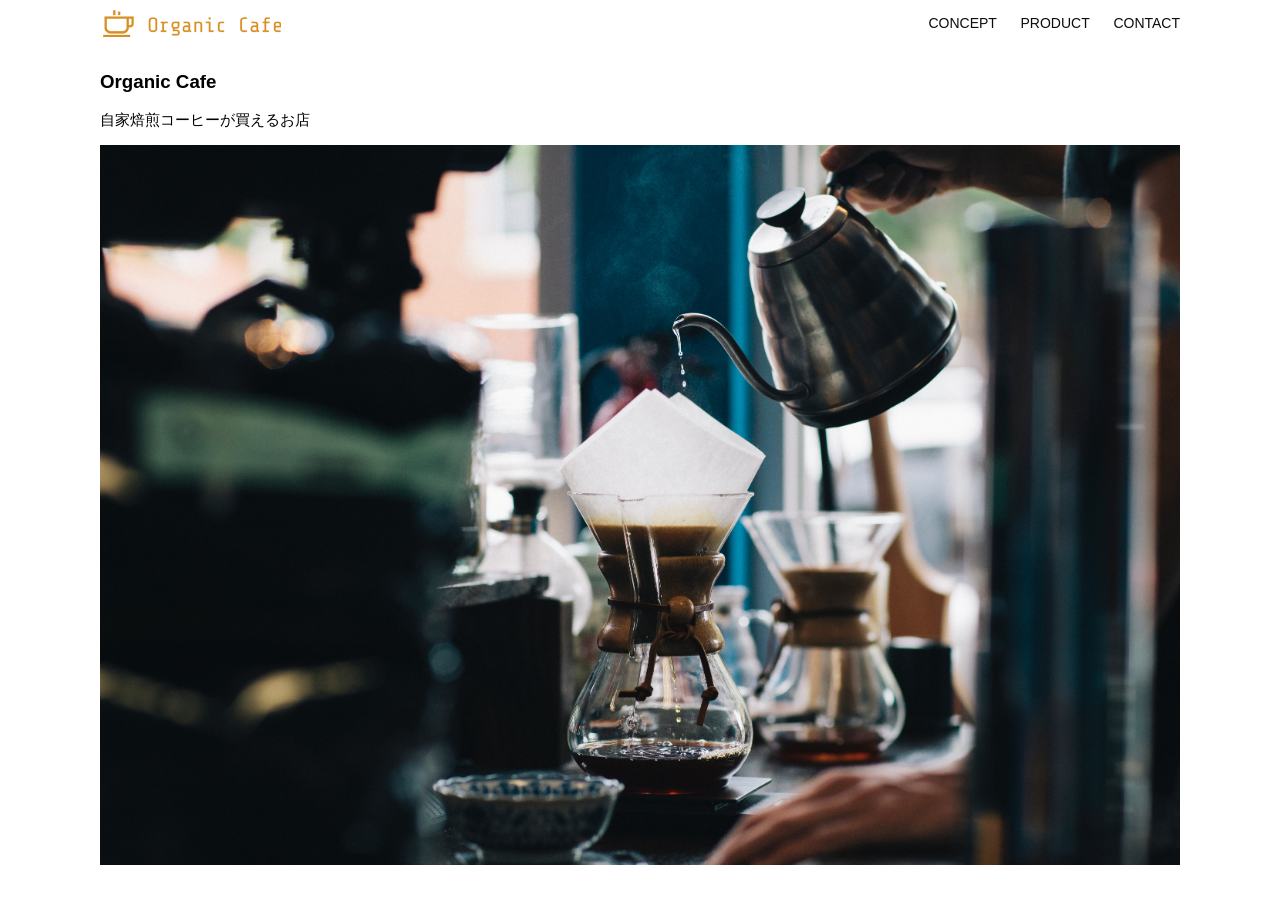
<file: kadai_013/index.html>
<!DOCTYPE html>
<html>
  <head>
    <title>Organic Cafe</title>
    <meta charset="UTF-8" />
    <meta name="description" content="自家焙煎のコーヒーがお家で楽しめるOrganic Cafe"/>
    <meta name="viewport" content="width=device-width, initial-scale=1.0" />
    <link rel="stylesheet" href="style.css" />
  </head>
  <body>
    <!-- ヘッダー -->
    <header>
      <!-- ロゴ -->
      <a href="index.html" id="logo"><img src="images/logo.png" alt="トップページに戻る"/></a>

      <!-- PC用ナビゲーション -->
      <nav id="nav-pc">
        <a href="index.html#concept">CONCEPT</a>
        <a href="index.html#product">PRODUCT</a>
        <a href="index.html#contact">CONTACT</a>
      </nav>

      <!-- スマホ用メニューボタン -->
       <button id="menu-sp" onclick="document.getElementById('nav-sp').style.display = 'block'">
         <img src="images/button-menu.png" alt="ナビゲーションを開く">
       </button>

              <!-- スマホ用ナビゲーション -->
       <div id="nav-sp">
         <button id="close" onclick="document.getElementById('nav-sp').style.display = 'none'">
           <img src="images/button-close.png" alt="ナビゲーションを閉じる">
         </button>

          <nav>
           <ul>
            <li><a id="logo-sp" href="index.html" onclick="document.getElementById('nav-sp').style.display = 'none'"><img src="images/logo-sp.png" alt="トップページに戻る"></a></li>

            <li><a class="menu" href="index.html" onclick="document.getElementById('nav-sp').style.display = 'none'">CONCEPT</a></li>
            <li><a class="menu" href="index.html" onclick="document.getElementById('nav-sp').style.display = 'none'">PRODUCT</a></li>
            <li><a class="menu" href="index.html" onclick="document.getElementById('nav-sp').style.display = 'none'">CONTACT</a></li>
          </ul>
        </nav>
      </div>
    </header>

    <main>
      <article>
        <!-- メインビジュアル -->
        <section id="main-visual">
          <div id="main-message">
            <h1>Organic Cafe</h1>
            <p>自家焙煎コーヒーが買えるお店</p>
          </div>
          <img src="images/main-image.jpg" alt="コーヒーをハンドドリップで淹れる画像"/>
        </section>
      </article>
    </main>
  </body>
</html>
</file>
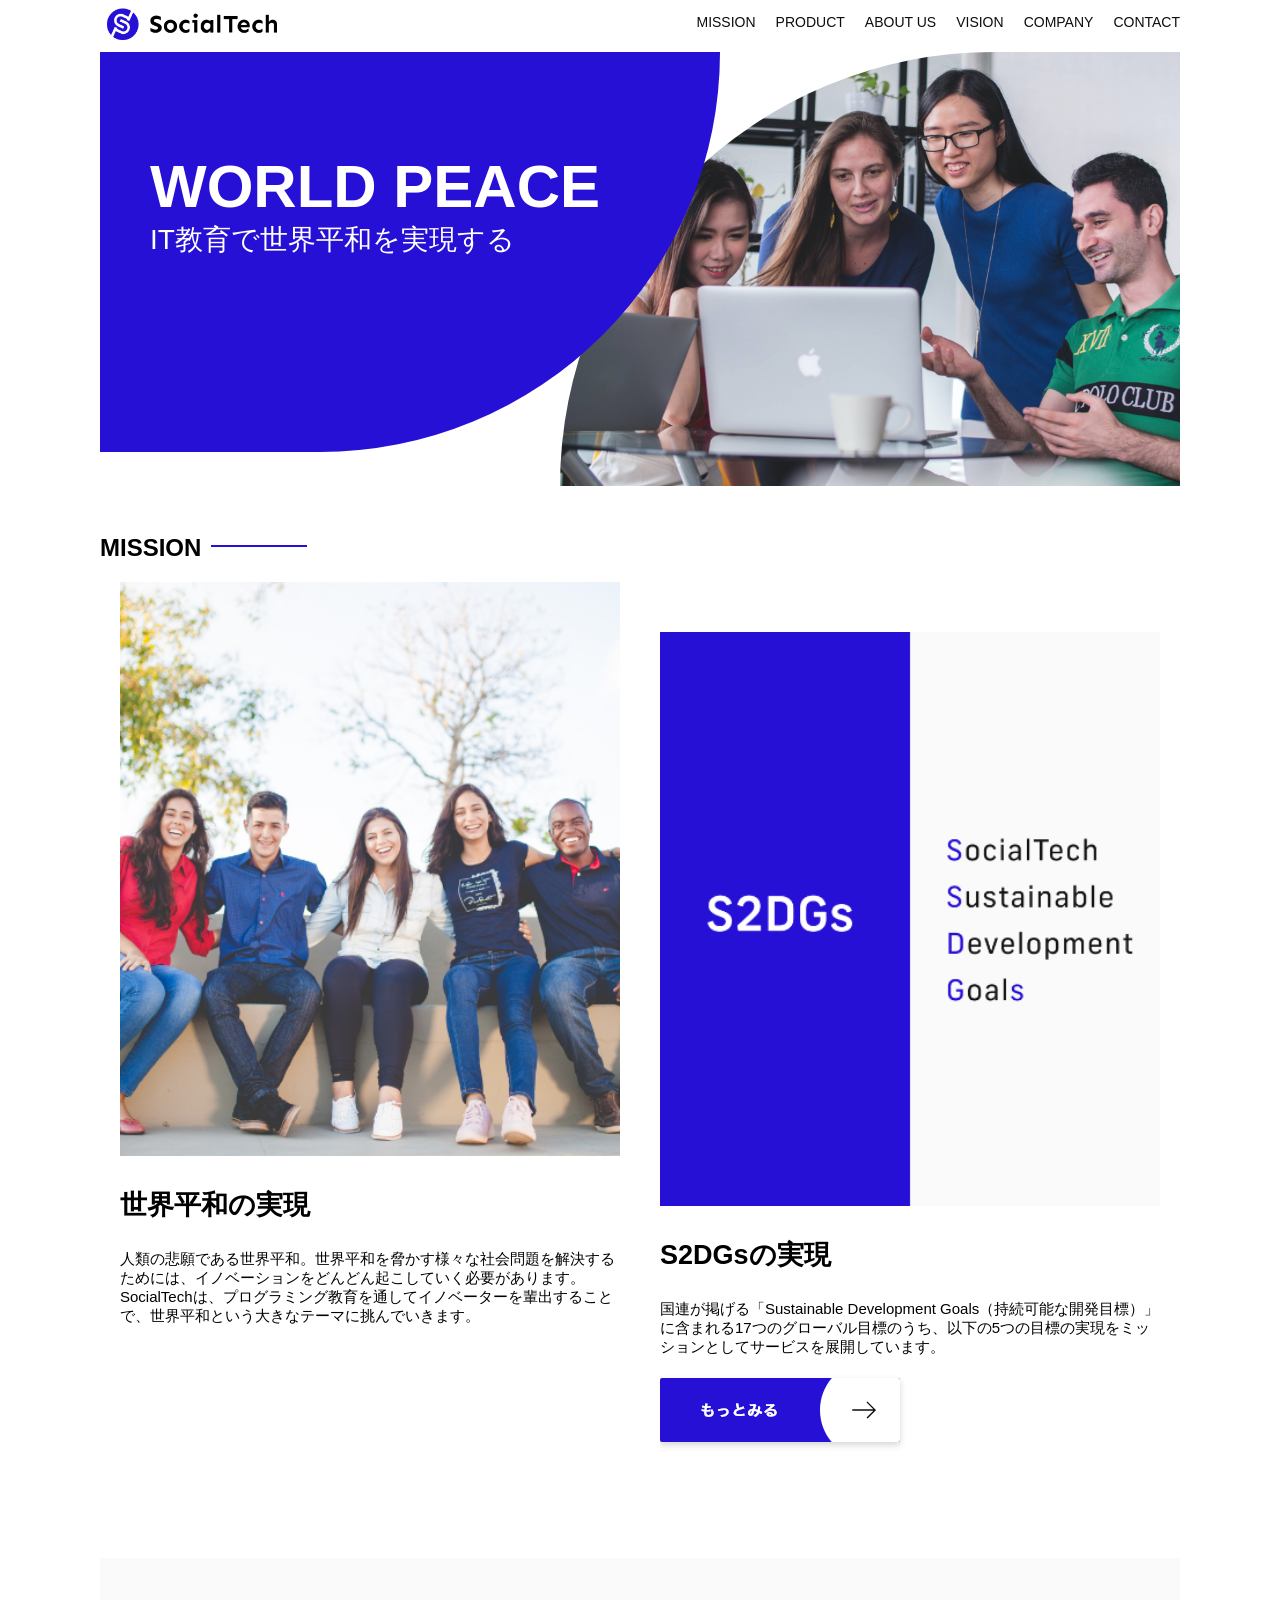
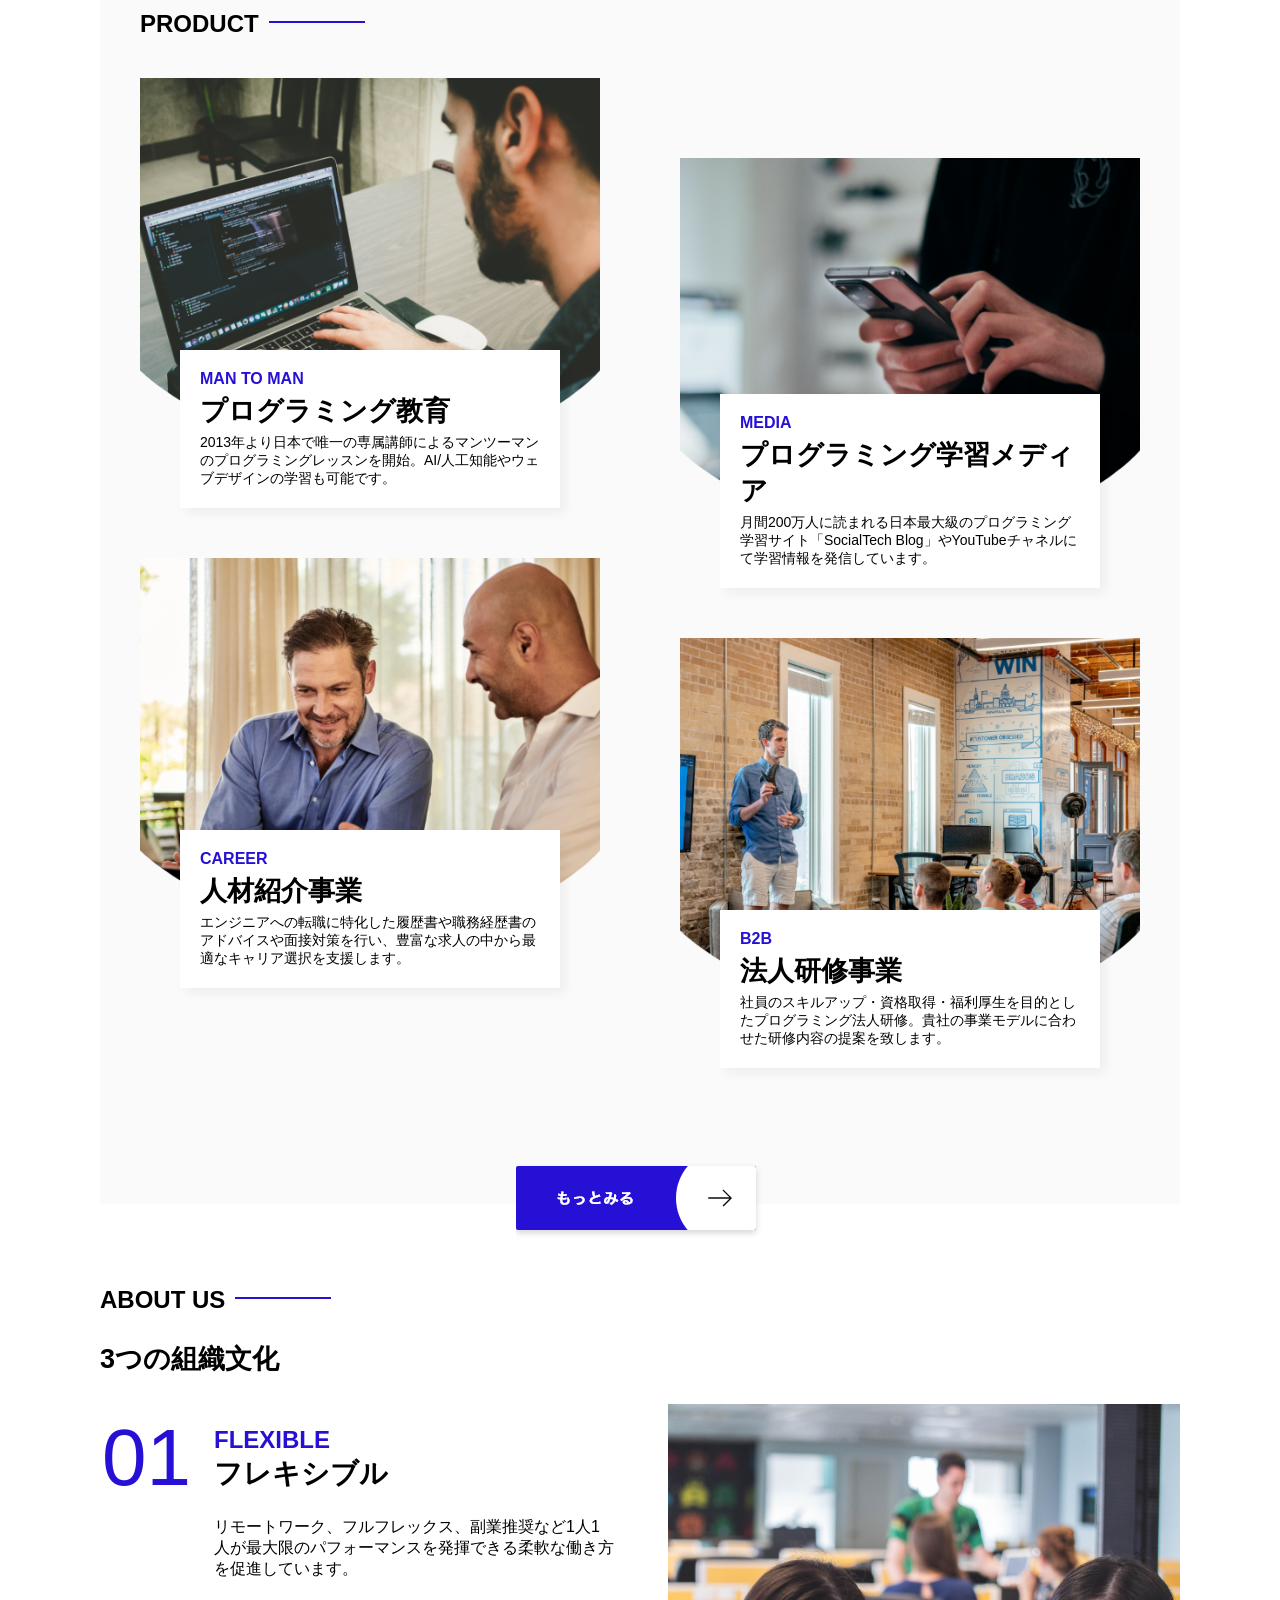
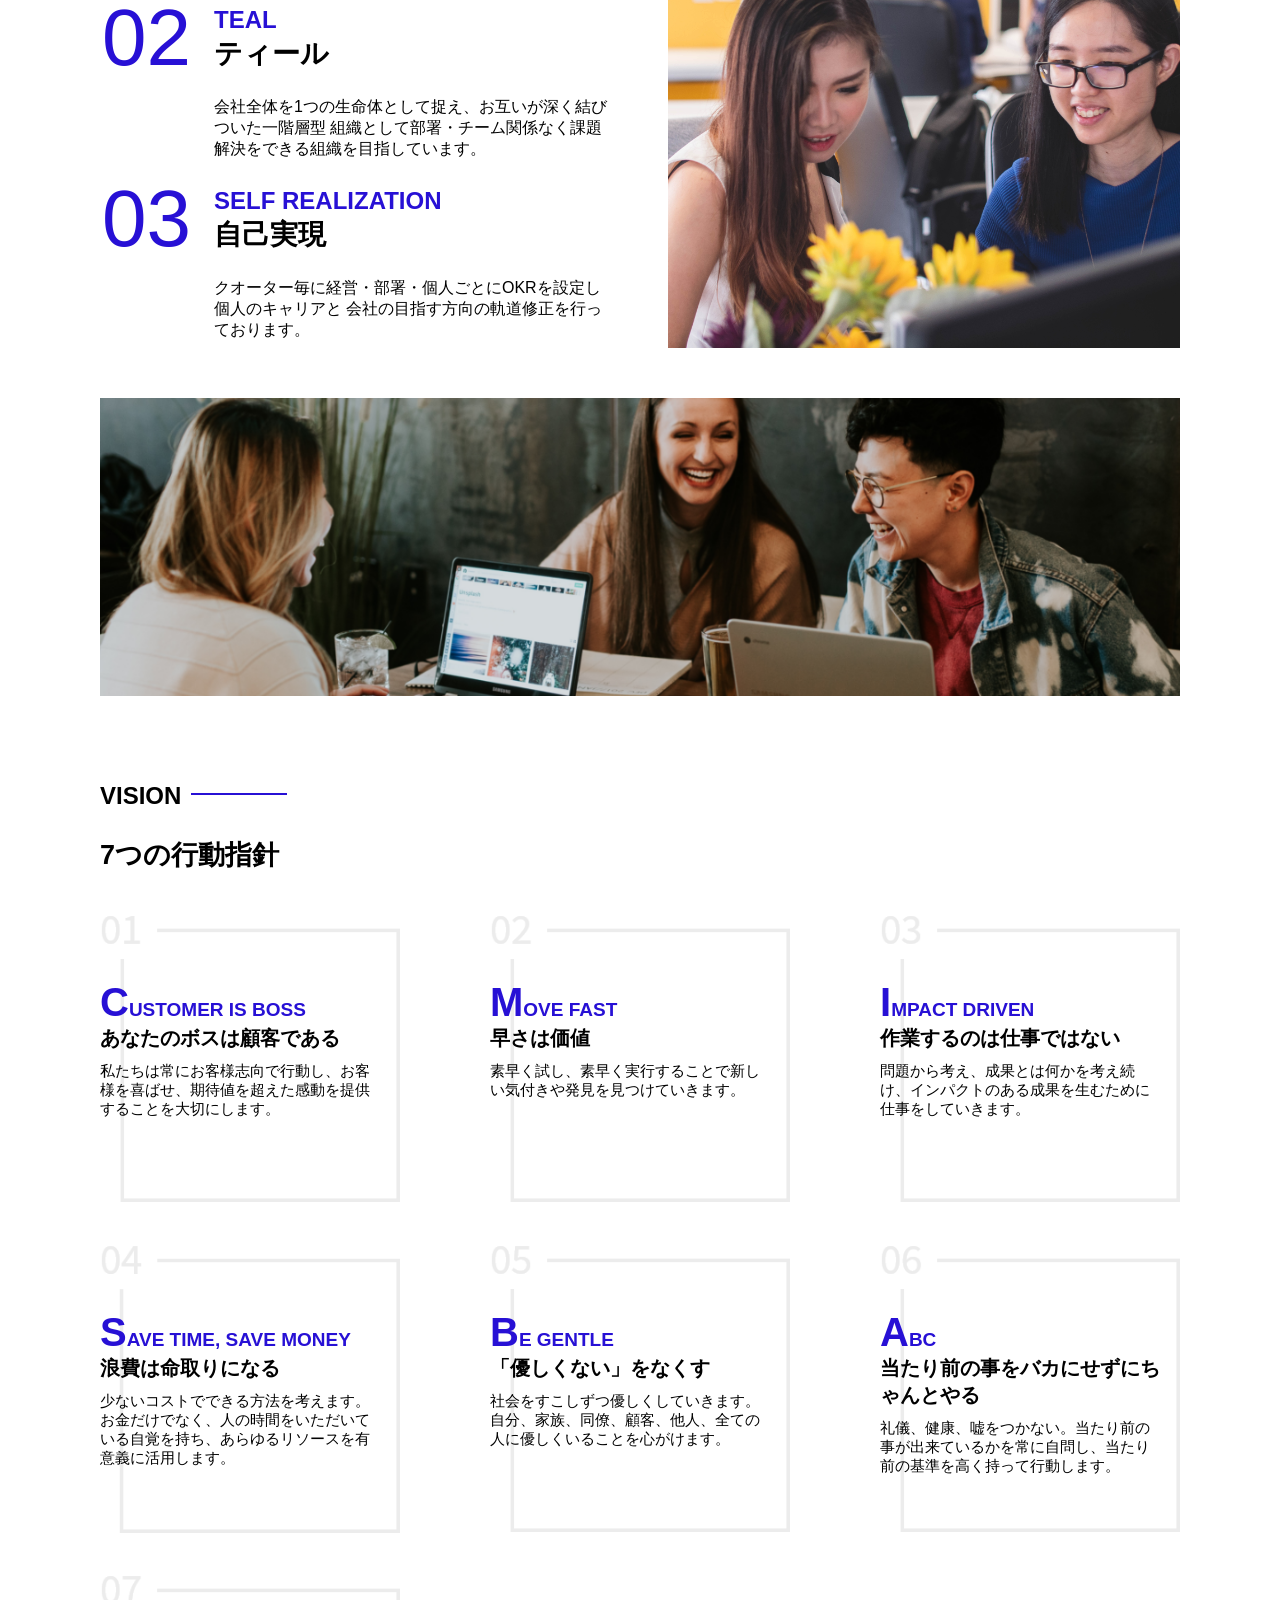
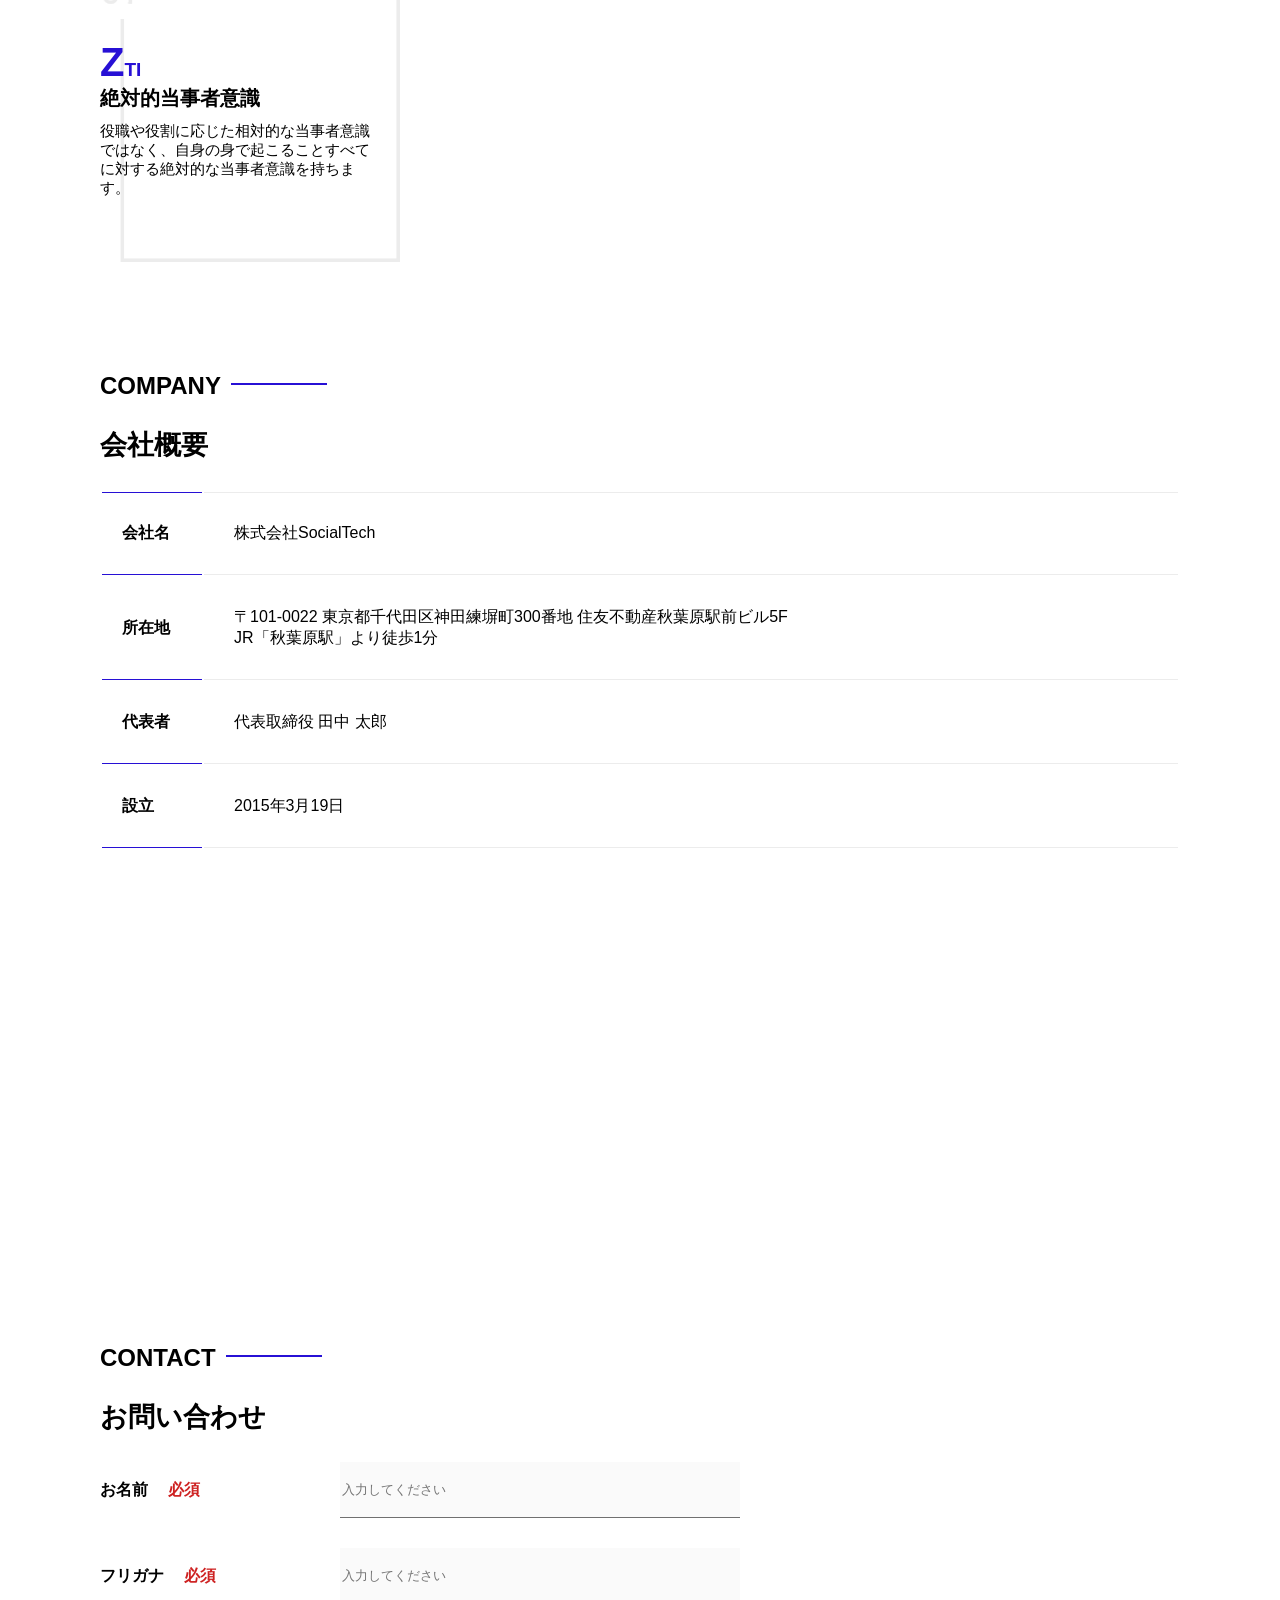
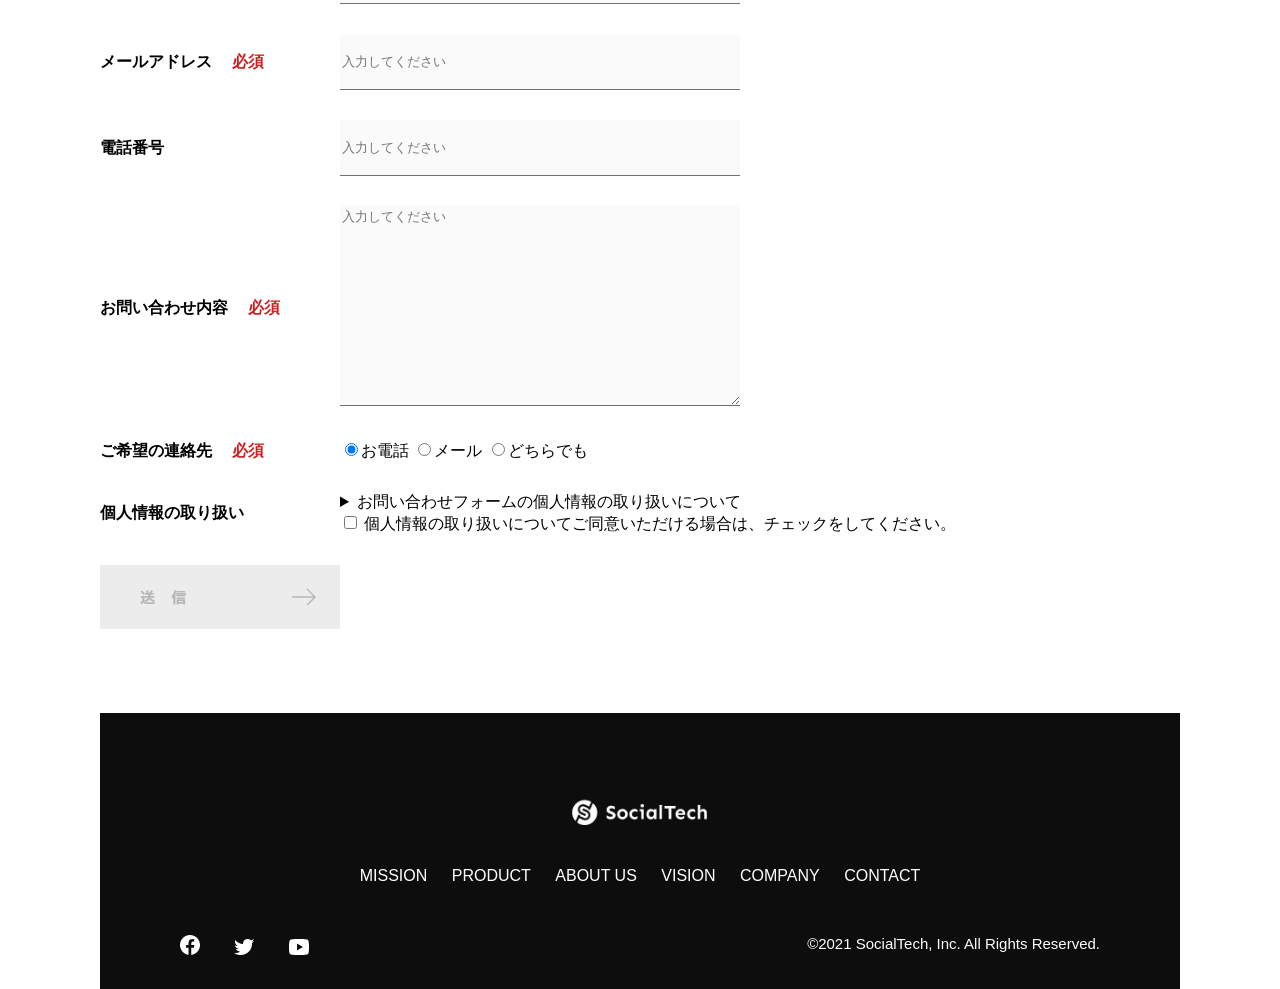
<file: kadai_tutorial_output/socialtech/index.html>
<!DOCTYPE html>
<html>
  <head>
    <title>SocialTech</title>
    <meta charset="utf-8">
    <meta name="description" content="SocialTechはEdTech業界のリーディングカンパニーを目指します。">
    <meta name="viewport" content="width=device-width, initial-scale=1.0">
    <link rel="stylesheet" href="style.css">
  </head>

  <body>
    <!-- ヘッダー -->
    <header>
      <!-- ロゴ -->
      <a href="index.html" id="logo">
        <img src="images/logo.png" alt="トップページに戻る">
      </a>
      <!-- ロゴ -->

      <!-- PC用ナビゲーション -->
      <nav id="nav-pc">
        <ul>
          <li><a href="mission.html">MISSION</a></li>
          <li><a href="product.html">PRODUCT</a></li>
          <li><a href="index.html#aboutus">ABOUT US</a></li>
          <li><a href="index.html#vision">VISION</a></li>
          <li><a href="index.html#company">COMPANY</a></li>
          <li><a href="index.html#contact">CONTACT</a></li>
        </ul>
      </nav>
      <!-- PC用ナビゲーション -->

      <!-- スマホ用メニューボタン -->
      <button id="menu-sp" onclick="document.getElementById('nav-sp').style.display = 'block'">
        <img src="images/button-menu.png" alt="ナビゲーションを開く">
      </button>
       <!-- スマホ用メニューボタン -->

      <!-- スマホ用ナビゲーション -->
      <div id="nav-sp">
        <button id="close" onclick="document.getElementById('nav-sp').style.display = 'none'">
          <img src="images/button-close.png" alt="ナビゲーションを閉じる">
        </button>

        <nav>
          <ul>
            <li>
              <a id="logo-sp" href="index.html" onclick="document.getElementById('nav-sp').style.display = 'none'"><img src="images/logo-sp.png" alt="トップページに戻る"></a>
            </li>
            <li><a class="menu" href="mission.html" onclick="document.getElementById('nav-sp').style.display = 'none'">MISSION</a></li>
            <li><a class="menu" href="product.html" onclick="document.getElementById('nav-sp').style.display = 'none'">PRODUCT</a></li>
            <li><a class="menu" href="index.html#aboutus" onclick="document.getElementById('nav-sp').style.display = 'none'">ABOUT US</a></li>
            <li><a class="menu" href="index.html#vision" onclick="document.getElementById('nav-sp').style.display = 'none'">VISION</a></li>
            <li><a class="menu" href="index.html#company" onclick="document.getElementById('nav-sp').style.display = 'none'">COMPANY</a></li>
            <li><a class="menu" href="index.html#contact" onclick="document.getElementById('nav-sp').style.display = 'none'">CONTACT</a></li>
          </ul>
        </nav>
        <div id="sns">
          <a href="https://www.facebook.com/sejuku2013">
            <img src="images/button-facebook.png" alt="Facebookのリンク">
          </a>
          <a href="https://twitter.com/samuraijuku">
            <img src="images/button-twitter.png" alt="Twitterのリンク">
          </a>
          <a href="https://www.youtube.com/channel/UCCFOQO5aDK0xXam4cUQXT8g">
            <img src="images/button-youtube.png" alt="YouTubeのリンク">
          </a>
        </div>
      </div>
      <!-- スマホ用ナビゲーション -->
    </header>
      <!-- ヘッダー -->

    <main>
      <article>
        <!-- メインビジュアル -->
        <section id="main-visual">
          <div id="main-message">
            <h1>WORLD PEACE</h1>
            <p>IT教育で世界平和を実現する</p>
          </div>
          <img src="images/index/index-main.png" alt="PCの周りに集まる多国籍の仲間たち">
        </section>

        <!-- ミッション -->
        <section id="mission">
          <h2 class="index-h2">MISSION</h2>
          <div id="mission-flex">
            <div>
              <img id="mission-photo" src="images/index/index-mission.png" alt="屋外のベンチで写真を撮影する多国籍の仲間たち">
              <h3>世界平和の実現</h3>
              <p>人類の悲願である世界平和。世界平和を脅かす様々な社会問題を解決するためには、イノベーションをどんどん起こしていく必要があります。SocialTechは、プログラミング教育を通してイノベーターを輩出することで、世界平和という大きなテーマに挑んでいきます。</p>
            </div>
            <div>
              <img id="s2dgs" src="images/index/s2dgs.png" alt="S2DGs">
              <h3>S2DGsの実現</h3>
              <p>国連が掲げる「Sustainable Development Goals（持続可能な開発目標）」に含まれる17つのグローバル目標のうち、以下の5つの目標の実現をミッションとしてサービスを展開しています。</p>
              <a href="mission.html">
                <img src="images/button-more.png" alt="もっとみる">
              </a>
            </div>
          </div>
        </section>

        <!-- プロダクト -->
        <section id="product">
          <h2 class="index-h2">PRODUCT</h2>
          <div class="product-flex">
            <div id="product-left">
              <div>
                <img class="product-photo" src="images/index/index-mantoman.png" alt="PCでコードを書く男性">
                <div class="product-explain">
                  <span>MAN TO MAN</span>
                  <h3>プログラミング教育</h3>
                  <p>2013年より日本で唯一の専属講師によるマンツーマンのプログラミングレッスンを開始。AI/人工知能やウェブデザインの学習も可能です。</p>
                </div>
              </div>
              <div>
                <img class="product-photo" src="images/index/index-career.png" alt="笑顔で話し合う2人の男性">
                <div class="product-explain">
                  <span>CAREER</span>
                  <h3>人材紹介事業</h3>
                  <p>エンジニアへの転職に特化した履歴書や職務経歴書のアドバイスや面接対策を行い、豊富な求人の中から最適なキャリア選択を支援します。</p>
                </div>
              </div>
            </div>
            <div id="product-right">
              <div>
                <img class="product-photo" src="images/index/index-media.png" alt="スマートフォンを操作する人">
                <div class="product-explain">
                  <span>MEDIA</span>
                  <h3>プログラミング学習メディア</h3>
                  <p>月間200万人に読まれる日本最大級のプログラミング学習サイト「SocialTech Blog」やYouTubeチャネルにて学習情報を発信しています。</p>
                </div>
              </div>
              <div>
                <img class="product-photo" src="images/index/index-b2b.png" alt="講演中の男性とそれを聴く人々">
                <div class="product-explain">
                  <span>B2B</span>
                  <h3>法人研修事業</h3>
                  <p>社員のスキルアップ・資格取得・福利厚生を目的としたプログラミング法人研修。貴社の事業モデルに合わせた研修内容の提案を致します。</p>
                </div>
              </div>
            </div>
          </div>
          <div id="product-more">
            <a href="product.html">
              <img src="images/button-more.png" alt="もっとみる">
            </a>
          </div>
        </section>

        <!-- ABOUT US -->
        <section id="aboutus">
          <h2 class="index-h2">ABOUT US</h2>
          <h3>3つの組織文化</h3>
          <div>
            <table class="culture-table">
              <tr>
                <td class="culture-num">01</td>
                <th><span class="culture-en">FLEXIBLE</span><br>フレキシブル</th>
              </tr>
              <tr>
                <td>
                  <!--空のセル-->
                </td>
                <td class="culture-description">リモートワーク、フルフレックス、副業推奨など1人1人が最大限のパフォーマンスを発揮できる柔軟な働き方を促進しています。</td>
              </tr>
              <tr>
                <td class="culture-num">02</td>
                <th><span class="culture-en">TEAL</span><br>ティール</th>
              </tr>
              <tr>
                <td>
                  <!--空のセル-->
                </td>
                <td class="culture-description">会社全体を1つの生命体として捉え、お互いが深く結びついた一階層型 組織として部署・チーム関係なく課題解決をできる組織を目指しています。</td>
              </tr>
              <tr>
                <td class="culture-num">03</td>
                <th><span class="culture-en">SELF REALIZATION</span><br>自己実現</th>
              </tr>
              <tr>
                <td>
                  <!--空のセル-->
                </td>
                <td class="culture-description">クオーター毎に経営・部署・個人ごとにOKRを設定し個人のキャリアと 会社の目指す方向の軌道修正を行っております。</td>
              </tr>
            </table>
            <img class="culture-img" src="images/index/index-aboutus1.png" alt="笑顔で話し合う2人の女性">
          </div>
          <img class="culture-img2" src="images/index/index-aboutus2.png" alt="笑顔で話し合う3人の男女">
        </section>

        <!-- VISION -->
        <section id="vision">
          <h2 class="index-h2">VISION</h2>
          <h3>7つの行動指針</h3>
          <div>
            <div class="vision-box">
              <img src="images/index/vision-01.png" alt="01">
              <div>
                <h4>CUSTOMER IS BOSS</h4>
                <h5>あなたのボスは顧客である</h5>
                <p>私たちは常にお客様志向で行動し、お客様を喜ばせ、期待値を超えた感動を提供することを大切にします。</p>
              </div>
            </div>
            <div class="vision-box">
              <img src="images/index/vision-02.png" alt="02">
              <div>
                <h4>MOVE FAST</h4>
                <h5>早さは価値</h5>
                <p>素早く試し、素早く実行することで新しい気付きや発見を見つけていきます。</p>
              </div>
            </div>
            <div class="vision-box">
              <img src="images/index/vision-03.png" alt="03">
              <div>
                <h4>IMPACT DRIVEN</h4>
                <h5>作業するのは仕事ではない</h5>
                <p>問題から考え、成果とは何かを考え続け、インパクトのある成果を生むために仕事をしていきます。</p>
              </div>
            </div>
            <div class="vision-box">
              <img src="images/index//vision-04.png" alt="04">
              <div>
                <h4>SAVE TIME, SAVE MONEY</h4>
                <h5>浪費は命取りになる</h5>
                <p>少ないコストでできる方法を考えます。お金だけでなく、人の時間をいただいている自覚を持ち、あらゆるリソースを有意義に活用します。</p>
              </div>
            </div>
            <div class="vision-box">
              <img src="images/index/vision-05.png" alt="05">
              <div>
                <h4>BE GENTLE</h4>
                <h5>「優しくない」をなくす</h5>
                <p>社会をすこしずつ優しくしていきます。自分、家族、同僚、顧客、他人、全ての人に優しくいることを心がけます。</p>
              </div>
            </div>
            <div class="vision-box">
              <img src="images/index/vision-06.png" alt="06">
              <div>
                <h4>ABC</h4>
                <h5>当たり前の事をバカにせずにちゃんとやる</h5>
                <p>礼儀、健康、嘘をつかない。当たり前の事が出来ているかを常に自問し、当たり前の基準を高く持って行動します。</p>
              </div>
            </div>
            <div class="vision-box">
              <img src="images/index/vision-07.png" alt="07">
              <div>
                <h4>ZTI</h4>
                <h5>絶対的当事者意識</h5>
                <p>役職や役割に応じた相対的な当事者意識ではなく、自身の身で起こることすべてに対する絶対的な当事者意識を持ちます。</p>
              </div>
            </div>
          </div>
        </section>

        <!-- COMPANY -->
        <section id="company">
          <h2 class="index-h2">COMPANY</h2>
          <h3>会社概要</h3>
          <table id="company-table">
            <tr>
              <th class="tableheader tableheader-first">会社名</th>
              <td class="cell cell-first">株式会社SocialTech</td>
            </tr>
            <tr>
              <th class="tableheader">所在地</th>
              <td class="cell">〒101-0022 東京都千代田区神田練塀町300番地 住友不動産秋葉原駅前ビル5F<br>JR「秋葉原駅」より徒歩1分</td>
            </tr>
            <tr>
              <th class="tableheader">代表者</th>
              <td class="cell">代表取締役 田中 太郎</td>
            </tr>
            <tr>
              <th class="tableheader">設立</th>
              <td class="cell">2015年3月19日</td>
            </tr>
          </table>
          <iframe src="https://www.google.com/maps/embed?pb=!1m18!1m12!1m3!1d3240.0688551336807!2d139.7720776771055!3d35.69992317258124!2m3!1f0!2f0!3f0!3m2!1i1024!2i768!4f13.1!3m3!1m2!1s0x60188fee13660e23%3A0x77137876edf742ac!2z5L2P5Y-L5LiN5YuV55Sj56eL6JGJ5Y6f6aeF5YmN44OT44Or!5e0!3m2!1sja!2sjp!4v1704858013291!5m2!1sja!2sjp" style="border: 0" allowfullscreen="" loading="lazy"></iframe>
        </section>

        <!-- お問い合わせフォーム -->
        <section id="contact">
          <h2 class="index-h2">CONTACT</h2>
          <h3>お問い合わせ</h3>
          <form>
            <div>
              <div class="contact-heading">
                <label class="contact-label">お名前<span class="contact-span">必須</span></label>
              </div>
              <div>
                <input type="text" name="name" placeholder="入力してください" class="contact-textbox">
              </div>
            </div>
            <div>
              <div class="contact-heading">
                <label class="contact-label">フリガナ<span class="contact-span">必須</span></label>
              </div>
              <div>
                <input type="text" name="hurigana" placeholder="入力してください" class="contact-textbox">
              </div>
            </div>
            <div>
              <div class="contact-heading">
                <label class="contact-label">メールアドレス<span class="contact-span">必須</span></label>
              </div>
              <div>
                <input type="text" name="email" placeholder="入力してください" class="contact-textbox">
              </div>
            </div>
            <div>
              <div class="contact-heading">
                <label class="contact-label">電話番号</label>
              </div>
              <div>
                <input type="text" name="tel" placeholder="入力してください" class="contact-textbox">
              </div>
            </div>
            <div>
              <div class="contact-heading">
                <label class="contact-label">お問い合わせ内容<span class="contact-span">必須</span></label>
              </div>
              <div>
                <textarea class="contact-textarea" placeholder="入力してください" name="message"></textarea>
              </div>
            </div>
            <div>
              <div class="contact-heading">
                <label class="contact-label">ご希望の連絡先<span class="contact-span">必須</span></label>
              </div>
              <div><input class="radiobutton" type="radio" value="tel" name="contact" checked><label>お電話</label> <input class="radiobutton" type="radio" value="mail" name="contact"><label>メール</label> <input class="radiobutton" type="radio" value="both" name="contact"><label>どちらでも</label></div>
            </div>
            <div>
              <div class="contact-heading">
                <label class="contact-label">個人情報の取り扱い</label>
              </div>
              <div>
                <details>
                  <summary>お問い合わせフォームの個人情報の取り扱いについて</summary>
                  <div>
                    <dl>
                      <dt>１．組織の名称又は氏名</dt>
                      <dd>株式会社SocialTech</dd>
                      <dt>２．個人情報保護管理者（若しくはその代理人）の氏名又は職名、所属及び連絡先</dt>
                      <dd>
                        <p>鈴木 一郎 コーポレート部</p>
                        <p>メールアドレス：samurai@example.com</p>
                        <p>TEL：03-1234-5678</p>
                      </dd>
                      <dt>３．個人情報の利用目的</dt>
                      <dd>
                        <ul>
                          <li>・本サービス及び本サービスに関連する情報の提供又はそれらに関する連絡のため</li>
                          <li>・ユーザーの本人確認のため</li>
                          <li>・当社サービスのご案内のため</li>
                          <li>・当社の商品等の広告または宣伝（電子メールによるものを含むものとします。）</li>
                        </ul>
                      </dd>
                      <dt>４．個人情報の取り扱い業務の委託</dt>
                      <dd>個人情報の取扱業務の全部または一部を外部に業務委託する場合があります。その際、弊社は、個人情報を適切に保護できる管理体制を敷き実行していることを条件として委託先を厳選したうえで、機密保持契約を委託先と締結し、お客様の個人情報を厳密に管理させます。</dd>
                      <dt>５．個人情報の開示等の請求</dt>
                      <dd>
                        お客様は、弊社に対してご自身の個人情報の開示等（利用目的の通知、開示、内容の訂正・追加・削除、利用の停止または消去、第三者への提供の停止）に関して、当社問合わせ窓口に申し出ることができます。<br>
                        その際、弊社はお客様ご本人を確認させていただいたうえで、合理的な期間内に対応いたします。<br>
                        なお、個人情報に関する弊社問合わせ先は、次の通りです。
                      </dd>
                      <dd>
                        <p>株式会社SocialTech　個人情報問合せ窓口</p>
                        <p>〒150-0043　東京都千代田区神田練塀町300番地 住友不動産秋葉原駅前ビル5F</p>
                        <p>メールアドレス：samurai@example.com　TEL：03-1234-5678</p>
                      </dd>

                      <dt>６．個人情報を提供されることの任意性について</dt>
                      <dd>お客様がご自身の個人情報を弊社に提供されるか否かは、お客様のご判断によりますが、もしご提供されない場合には、適切なサービスが提供できない場合がありますので予めご了承ください。</dd>
                    </dl>
                  </div>
                </details>
                <input type="checkbox" name="agree">
                <span>個人情報の取り扱いについてご同意いただける場合は、チェックをしてください。</span>
              </div>
            </div>
            <input type="image" src="images/button-submit.png" alt="送信する">
          </form>
        </section>
      </article>
      <!-- メインビジュアル -->
    </main>

    <!-- フッター -->
    <footer>
      <div id="footer-logo">
        <img src="images/logo-sp.png" alt="SocialTech">
      </div>
      <div id="footer-link">
        <a href="mission.html">MISSION</a>
        <a href="product.html">PRODUCT</a>
        <a href="index.html#aboutus">ABOUT US</a>
        <a href="index.html#vision">VISION</a>
        <a href="index.html#company">COMPANY</a>
        <a href="index.html#contact">CONTACT</a>
      </div>
      <div id="sns-footer">
        <div class="sns-btns">
          <a href="https://www.facebook.com/sejuku2013"><img src="images/button-facebook.png" alt="Facebookのリンク"></a>
          <a href="https://twitter.com/samuraijuku"><img src="images/button-twitter.png" alt="Twitterのリンク"></a>
          <a href="https://www.youtube.com/channel/UCCFOQO5aDK0xXam4cUQXT8g"><img src="images/button-youtube.png" alt="YouTubeのリンク"></a>
        </div>
        <p id="copyright">&copy;2021 SocialTech, Inc. All Rights Reserved.</p>
      </div>
    </footer>
    <!-- フッター -->

  </body>
</html>
</file>
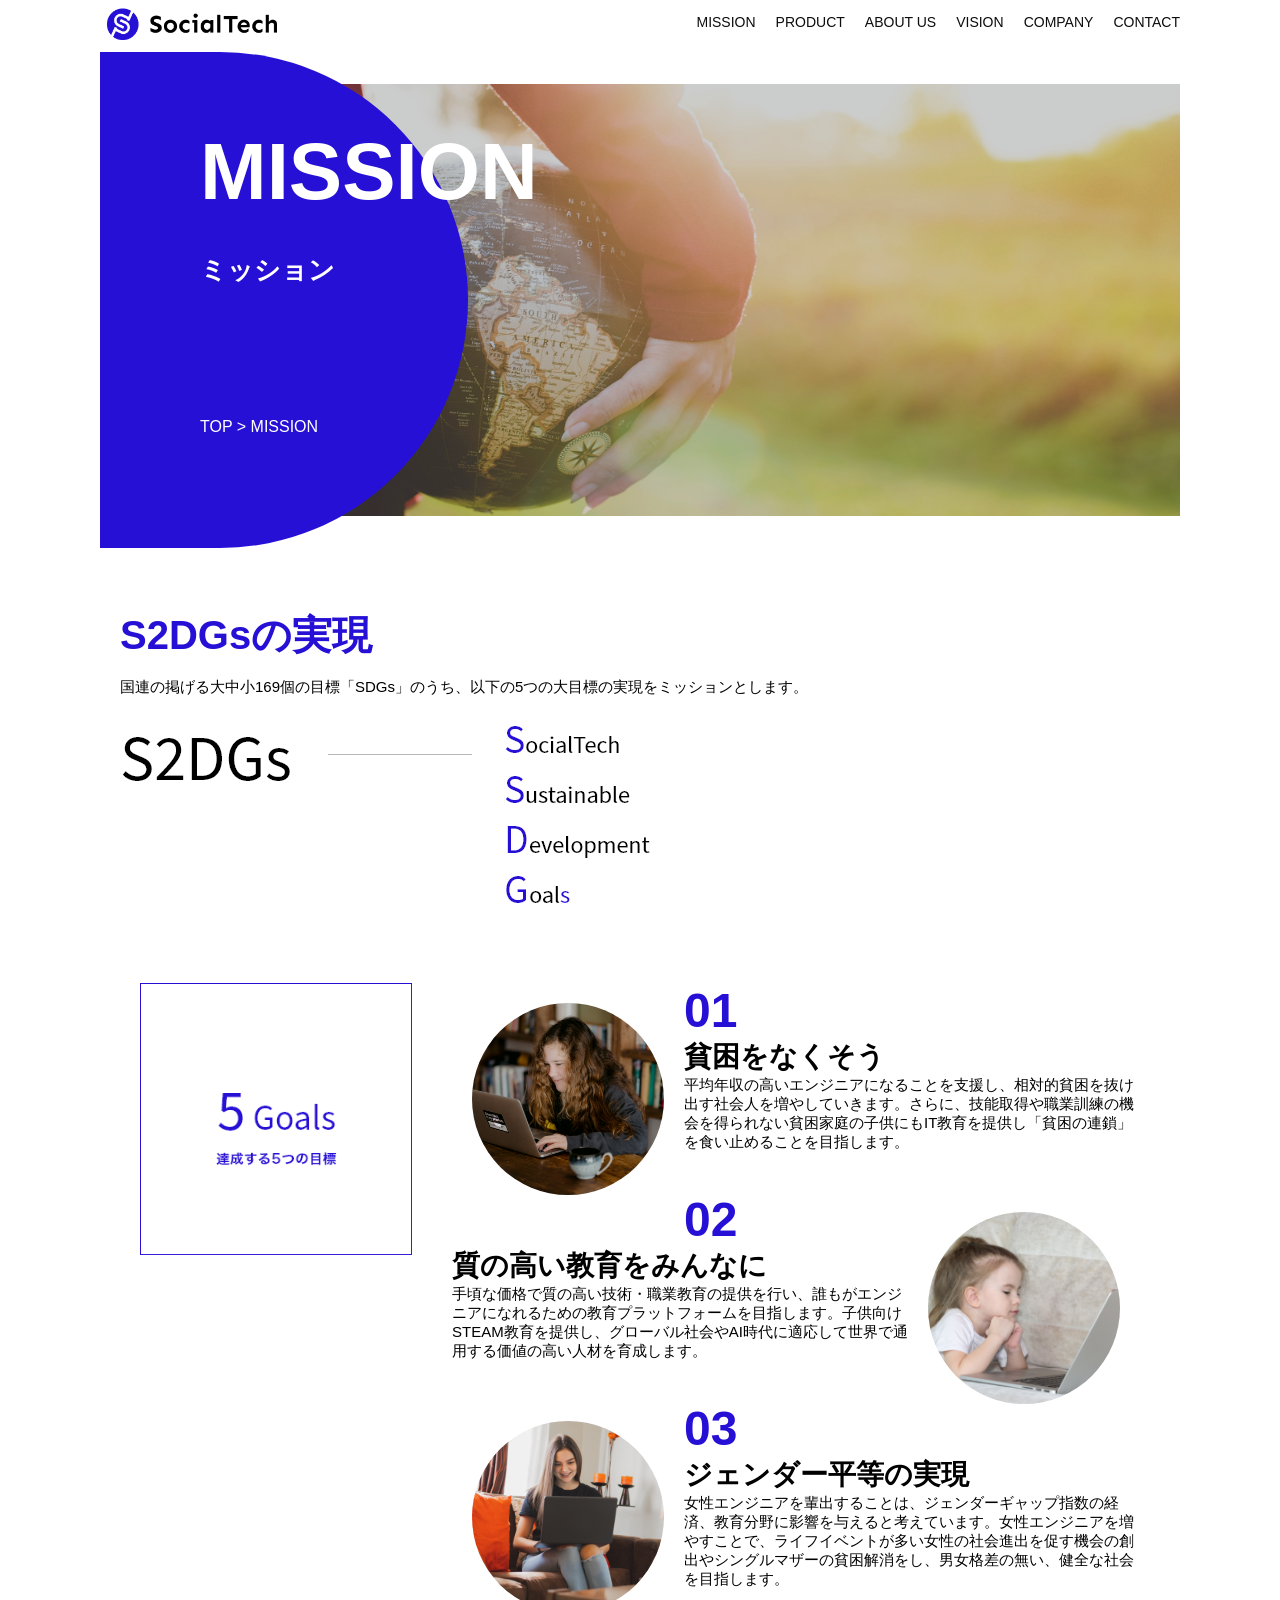
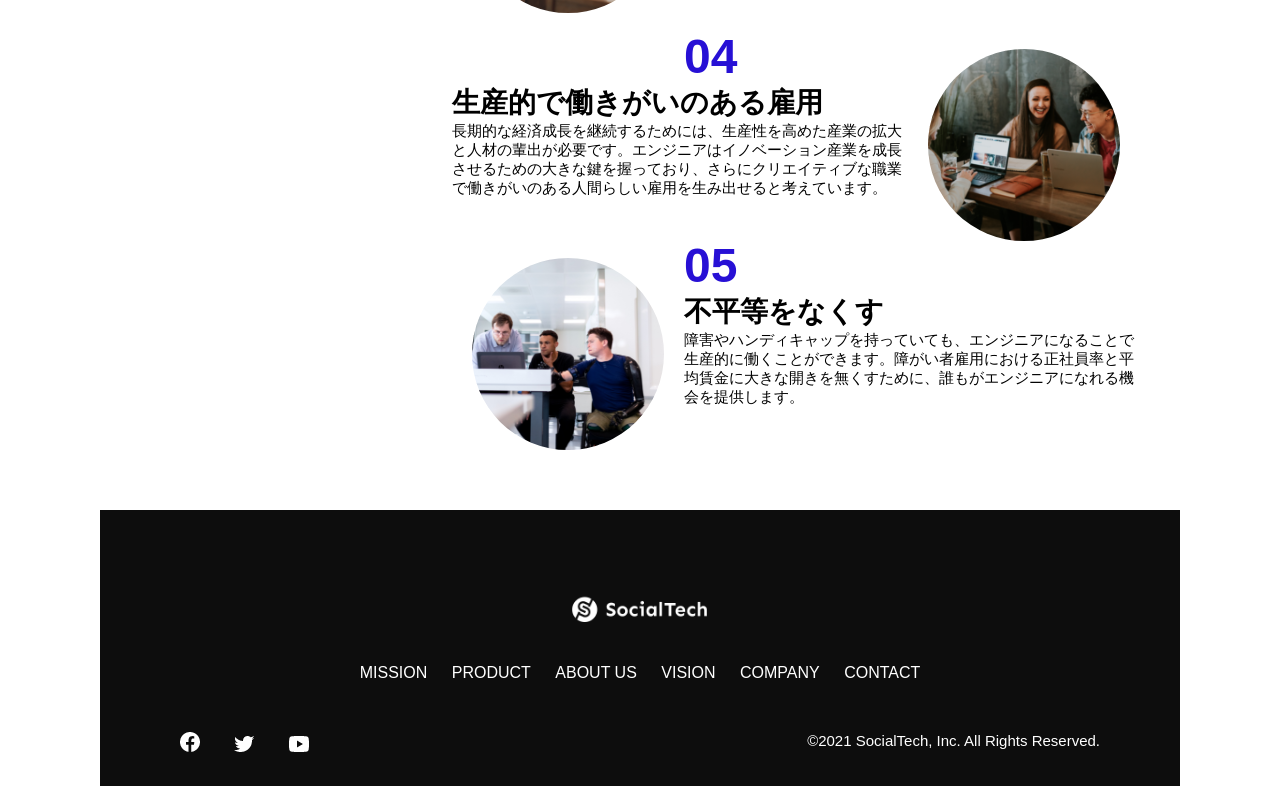
<file: kadai_tutorial_output/socialtech/mission.html>
<!DOCTYPE html>
<html>
  <head>
    <title>SocialTech - MISSION ミッション -</title>
    <meta charset="utf-8">
    <meta name="description" content="SocialTechが目指す5つの目標（S2DGs）を紹介します">
    <meta name="viewport" content="width=device-width, initial-scale=1.0">
    <link rel="stylesheet" href="style.css">
  </head>

  <body>
    <!-- ヘッダー -->
    <header>
      <!-- ロゴ -->
      <a href="index.html" id="logo">
        <img src="images/logo.png" alt="トップページに戻る">
      </a>

      <!-- PC用ナビゲーション -->
      <nav id="nav-pc">
        <ul>
          <li><a href="mission.html">MISSION</a></li>
          <li><a href="product.html">PRODUCT</a></li>
          <li><a href="index.html#aboutus">ABOUT US</a></li>
          <li><a href="index.html#vision">VISION</a></li>
          <li><a href="index.html#company">COMPANY</a></li>
          <li><a href="index.html#contact">CONTACT</a></li>
        </ul>
      </nav>

      <!-- スマホ用メニューボタン -->
      <button id="menu-sp" onclick="document.getElementById('nav-sp').style.display = 'block'">
        <img src="images/button-menu.png" alt="ナビゲーションを開く">
      </button>

      <!-- スマホ用ナビゲーション -->
      <div id="nav-sp">
        <button id="close" onclick="document.getElementById('nav-sp').style.display = 'none'">
          <img src="images/button-close.png" alt="ナビゲーションを閉じる">
        </button>

        <nav>
          <ul>
            <li>
              <a id="logo-sp" href="index.html" onclick="document.getElementById('nav-sp').style.display = 'none'"><img src="images/logo-sp.png" alt="トップページに戻る"></a>
            </li>
            <li><a class="menu" href="mission.html" onclick="document.getElementById('nav-sp').style.display = 'none'">MISSION</a></li>
            <li><a class="menu" href="product.html" onclick="document.getElementById('nav-sp').style.display = 'none'">PRODUCT</a></li>
            <li><a class="menu" href="index.html#aboutus" onclick="document.getElementById('nav-sp').style.display = 'none'">ABOUT US</a></li>
            <li><a class="menu" href="index.html#vision" onclick="document.getElementById('nav-sp').style.display = 'none'">VISION</a></li>
            <li><a class="menu" href="index.html#company" onclick="document.getElementById('nav-sp').style.display = 'none'">COMPANY</a></li>
            <li><a class="menu" href="index.html#contact" onclick="document.getElementById('nav-sp').style.display = 'none'">CONTACT</a></li>
          </ul>
        </nav>
        <div id="sns">
          <a href="https://www.facebook.com/sejuku2013">
            <img src="images/button-facebook.png" alt="Facebookのリンク">
          </a>
          <a href="https://twitter.com/samuraijuku">
            <img src="images/button-twitter.png" alt="Twitterのリンク">
          </a>
          <a href="https://www.youtube.com/channel/UCCFOQO5aDK0xXam4cUQXT8g">
            <img src="images/button-youtube.png" alt="YouTubeのリンク">
          </a>
        </div>
      </div>
    </header>

    <main>
      <article>
        <section id="mission-main">
          <div class="mission-main-inner">
            <div id="mission-title">
              <h1>MISSION<br><span>ミッション</span></h1>
              <p>TOP > MISSION</p>
            </div>
          </div>
        </section>

        <section id="mission-s2dgs">
          <h2 class="mission-h2">S2DGsの実現</h2>
          <p>国連の掲げる大中小169個の目標「SDGs」のうち、以下の5つの大目標の実現をミッションとします。</p>
          <img src="images/mission/mission-s2dgs.png" alt="S2DGs">
        </section>

        <section id="mission-five-goals">
          <div class="five-goals-image">
            <img src="images/mission/mission-5goals.png" alt="5Goals">
          </div>
          <div class="five-goals-read">
            <div>
              <img class="fivegoals-image-left" src="images/mission/mission-5goals01.png" alt="PCを操作する女の子">
              <span class="fivegoals-number">01</span>
              <h3 class="fivegoals-h3">貧困をなくそう</h3>
              <p class="fivegoals-p">平均年収の高いエンジニアになることを支援し、相対的貧困を抜け出す社会人を増やしていきます。さらに、技能取得や職業訓練の機会を得られない貧困家庭の子供にもIT教育を提供し「貧困の連鎖」を食い止めることを目指します。</p>
            </div>
            <div>
              <img class="fivegoals-image-right" src="images/mission/mission-5goals02.png" alt="PCを見つめる小さい女の子">
              <span class="fivegoals-number">02</span>
              <h3 class="fivegoals-h3">質の高い教育をみんなに</h3>
              <p class="fivegoals-p">手頃な価格で質の高い技術・職業教育の提供を行い、誰もがエンジニアになれるための教育プラットフォームを目指します。子供向けSTEAM教育を提供し、グローバル社会やAI時代に適応して世界で通用する価値の高い人材を育成します。</p>
            </div>
            <div>
              <img class="fivegoals-image-left" src="images/mission/mission-5goals03.png" alt="PCを操作する女性">

              <span class="fivegoals-number">03</span>
              <h3 class="fivegoals-h3">ジェンダー平等の実現</h3>
              <p class="fivegoals-p">女性エンジニアを輩出することは、ジェンダーギャップ指数の経済、教育分野に影響を与えると考えています。女性エンジニアを増やすことで、ライフイベントが多い女性の社会進出を促す機会の創出やシングルマザーの貧困解消をし、男女格差の無い、健全な社会を目指します。</p>
            </div>
            <div>
              <img class="fivegoals-image-right" src="images/mission/mission-5goals04.png" alt="笑顔で話し合う3人の男女">
              <span class="fivegoals-number">04</span>
              <h3 class="fivegoals-h3">生産的で働きがいのある雇用</h3>
              <p class="fivegoals-p">長期的な経済成長を継続するためには、生産性を高めた産業の拡大と人材の輩出が必要です。エンジニアはイノベーション産業を成長させるための大きな鍵を握っており、さらにクリエイティブな職業で働きがいのある人間らしい雇用を生み出せると考えています。</p>
            </div>
            <div>
              <img class="fivegoals-image-left" src="images/mission/mission-5goals05.png" alt="障害を持つ男性が生き生きと働く様子">
              <span class="fivegoals-number">05</span>
              <h3 class="fivegoals-h3">不平等をなくす</h3>
              <p class="fivegoals-p">障害やハンディキャップを持っていても、エンジニアになることで生産的に働くことができます。障がい者雇用における正社員率と平均賃金に大きな開きを無くすために、誰もがエンジニアになれる機会を提供します。</p>
            </div>
          </div>
        </section>
      </article>
    </main>

    <footer>
      <div id="footer-logo">
        <img src="images/logo-sp.png" alt="SocialTech">
      </div>
      <div id="footer-link">
        <a href="mission.html">MISSION</a>
        <a href="product.html">PRODUCT</a>
        <a href="index.html#aboutus">ABOUT US</a>
        <a href="index.html#vision">VISION</a>
        <a href="index.html#company">COMPANY</a>
        <a href="index.html#contact">CONTACT</a>
      </div>
      <div id="sns-footer">
        <div class="sns-btns">
          <a href="https://www.facebook.com/sejuku2013"><img src="images/button-facebook.png" alt="Facebookのリンク"></a>
          <a href="https://twitter.com/samuraijuku"><img src="images/button-twitter.png" alt="Twitterのリンク"></a>
          <a href="https://www.youtube.com/channel/UCCFOQO5aDK0xXam4cUQXT8g"><img src="images/button-youtube.png" alt="YouTubeのリンク"></a>
        </div>
        <p id="copyright">&copy;2021 SocialTech, Inc. All Rights Reserved.</p>
      </div>
    </footer>

  </body>
</html>
</file>
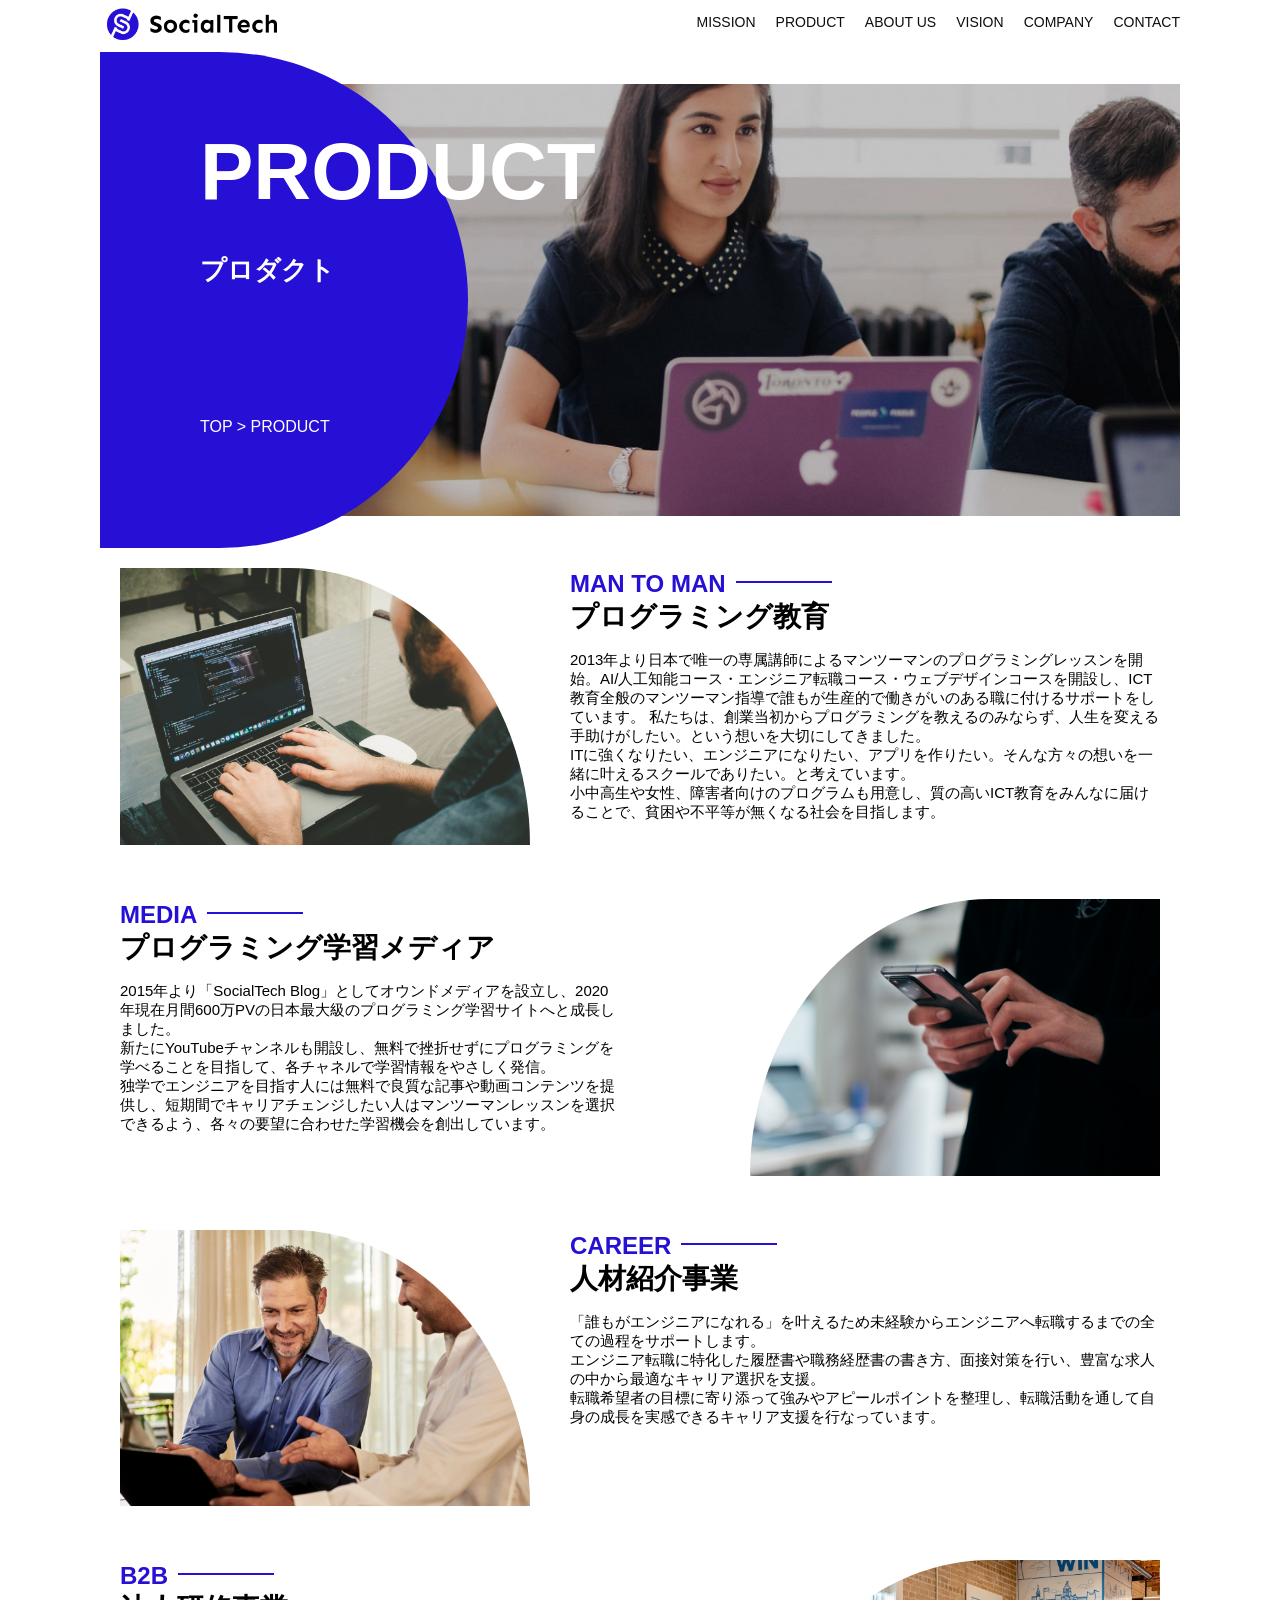
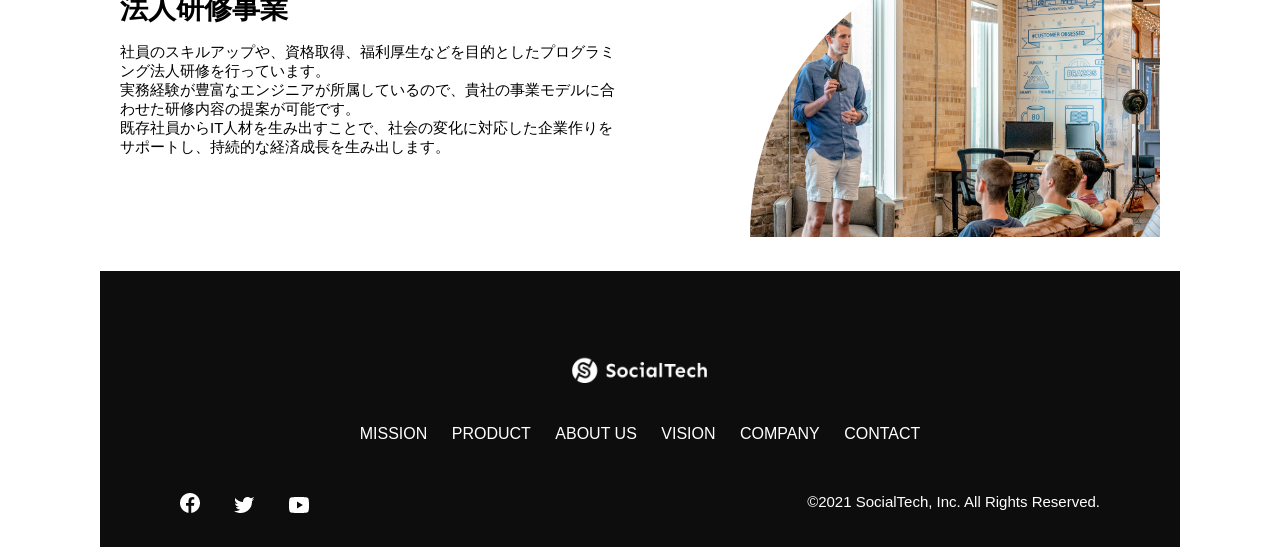
<file: kadai_tutorial_output/socialtech/product.html>
<!DOCTYPE html>
<html>
  <head>
    <title>SocialTech -PRODUCT プロダクト-</title>
    <meta charset="utf-8">
    <meta name="description" content="SocialTechの4つのプロダクトを紹介します">
    <meta name="viewport" content="width=device-width, initial-scale=1.0">
    <link rel="stylesheet" href="style.css">
  </head>

  <body>
    <!-- ヘッダー -->
    <header>
      <!-- ロゴ -->
      <a href="index.html" id="logo">
        <img src="images/logo.png" alt="トップページに戻る">
      </a>

      <!-- PC用ナビゲーション -->
      <nav id="nav-pc">
        <ul>
          <li><a href="mission.html">MISSION</a></li>
          <li><a href="product.html">PRODUCT</a></li>
          <li><a href="index.html#aboutus">ABOUT US</a></li>
          <li><a href="index.html#vision">VISION</a></li>
          <li><a href="index.html#company">COMPANY</a></li>
          <li><a href="index.html#contact">CONTACT</a></li>
        </ul>
      </nav>

      <!-- スマホ用メニューボタン -->
      <button id="menu-sp" onclick="document.getElementById('nav-sp').style.display = 'block'">
        <img src="images/button-menu.png" alt="ナビゲーションを開く">
      </button>

      <!-- スマホ用ナビゲーション -->
      <div id="nav-sp">
        <button id="close" onclick="document.getElementById('nav-sp').style.display = 'none'">
          <img src="images/button-close.png" alt="ナビゲーションを閉じる">
        </button>

        <nav>
          <ul>
            <li>
              <a id="logo-sp" href="index.html" onclick="document.getElementById('nav-sp').style.display = 'none'"><img src="images/logo-sp.png" alt="トップページに戻る"></a>
            </li>
            <li><a class="menu" href="mission.html" onclick="document.getElementById('nav-sp').style.display = 'none'">MISSION</a></li>
            <li><a class="menu" href="product.html" onclick="document.getElementById('nav-sp').style.display = 'none'">PRODUCT</a></li>
            <li><a class="menu" href="index.html#aboutus" onclick="document.getElementById('nav-sp').style.display = 'none'">ABOUT US</a></li>
            <li><a class="menu" href="index.html#vision" onclick="document.getElementById('nav-sp').style.display = 'none'">VISION</a></li>
            <li><a class="menu" href="index.html#company" onclick="document.getElementById('nav-sp').style.display = 'none'">COMPANY</a></li>
            <li><a class="menu" href="index.html#contact" onclick="document.getElementById('nav-sp').style.display = 'none'">CONTACT</a></li>
          </ul>
        </nav>
        <div id="sns">
          <a href="https://www.facebook.com/sejuku2013">
            <img src="images/button-facebook.png" alt="Facebookのリンク">
          </a>
          <a href="https://twitter.com/samuraijuku">
            <img src="images/button-twitter.png" alt="Twitterのリンク">
          </a>
          <a href="https://www.youtube.com/channel/UCCFOQO5aDK0xXam4cUQXT8g">
            <img src="images/button-youtube.png" alt="YouTubeのリンク">
          </a>
        </div>
      </div>
    </header>

    <main>
      <article>
        <section id="product-main">
          <div class="product-main-inner">
            <div id="product-title">
              <h1>PRODUCT<br><span>プロダクト</span></h1>
              <p>TOP > PRODUCT</p>
            </div>
          </div>
        </section>

        <section class="product-section product-section-left">
          <div class="product-section-img">
            <img src="images/product/product-mantoman.png" alt="PCでコードを書く男性">
          </div>
          <div class="product-read">
            <h2 class="product-h2">MAN TO MAN</h2>
            <h3 class="product-h3">プログラミング教育</h3>
            <p>
              2013年より日本で唯一の専属講師によるマンツーマンのプログラミングレッスンを開始。AI/人工知能コース・エンジニア転職コース・ウェブデザインコースを開設し、ICT教育全般のマンツーマン指導で誰もが生産的で働きがいのある職に付けるサポートをしています。 私たちは、創業当初からプログラミングを教えるのみならず、人生を変える手助けがしたい。という想いを大切にしてきました。<br>ITに強くなりたい、エンジニアになりたい、アプリを作りたい。そんな方々の想いを一緒に叶えるスクールでありたい。と考えています。<br>小中高生や女性、障害者向けのプログラムも用意し、質の高いICT教育をみんなに届けることで、貧困や不平等が無くなる社会を目指します。
            </p>
          </div>
        </section>

        <section class="product-section product-section-right">
          <div class="product-read">
            <h2 class="product-h2">MEDIA</h2>
            <h3 class="product-h3">プログラミング学習メディア</h3>
            <p>2015年より「SocialTech Blog」としてオウンドメディアを設立し、2020年現在月間600万PVの日本最大級のプログラミング学習サイトへと成長しました。<br>新たにYouTubeチャンネルも開設し、無料で挫折せずにプログラミングを学べることを目指して、各チャネルで学習情報をやさしく発信。<br>独学でエンジニアを目指す人には無料で良質な記事や動画コンテンツを提供し、短期間でキャリアチェンジしたい人はマンツーマンレッスンを選択できるよう、各々の要望に合わせた学習機会を創出しています。</p>
          </div>
          <div class="product-section-img">
            <img src="images/product/product-media.png" alt="スマートフォンを操作する人">
          </div>
        </section>

        <section class="product-section product-section-left">
          <div class="product-section-img">
            <img src="images/product/product-career.png" alt="笑顔で話し合う2人の男性">
          </div>
          <div class="product-read">
            <h2 class="product-h2">CAREER</h2>
            <h3 class="product-h3">人材紹介事業</h3>
            <p>「誰もがエンジニアになれる」を叶えるため未経験からエンジニアへ転職するまでの全ての過程をサポートします。<br>エンジニア転職に特化した履歴書や職務経歴書の書き方、面接対策を行い、豊富な求人の中から最適なキャリア選択を支援。<br>転職希望者の目標に寄り添って強みやアピールポイントを整理し、転職活動を通して自身の成長を実感できるキャリア支援を行なっています。<br></p>
          </div>
        </section>

        <section class="product-section product-section-right">
          <div class="product-read">
            <h2 class="product-h2">B2B</h2>
            <h3 class="product-h3">法人研修事業</h3>
            <p>社員のスキルアップや、資格取得、福利厚生などを目的としたプログラミング法人研修を行っています。<br>実務経験が豊富なエンジニアが所属しているので、貴社の事業モデルに合わせた研修内容の提案が可能です。<br>既存社員からIT人材を生み出すことで、社会の変化に対応した企業作りをサポートし、持続的な経済成長を生み出します。</p>
          </div>
          <div class="product-section-img">
            <img src="images/product/product-b2b.png" alt="講演中の男性とそれを聴く人々">
          </div>
        </section>
      </article>
    </main>

    <footer>
      <div id="footer-logo">
        <img src="images/logo-sp.png" alt="SocialTech">
      </div>
      <div id="footer-link">
        <a href="mission.html">MISSION</a>
        <a href="product.html">PRODUCT</a>
        <a href="index.html#aboutus">ABOUT US</a>
        <a href="index.html#vision">VISION</a>
        <a href="index.html#company">COMPANY</a>
        <a href="index.html#contact">CONTACT</a>
      </div>
      <div id="sns-footer">
        <div class="sns-btns">
          <a href="https://www.facebook.com/sejuku2013"><img src="images/button-facebook.png" alt="Facebookのリンク"></a>
          <a href="https://twitter.com/samuraijuku"><img src="images/button-twitter.png" alt="Twitterのリンク"></a>
          <a href="https://www.youtube.com/channel/UCCFOQO5aDK0xXam4cUQXT8g"><img src="images/button-youtube.png" alt="YouTubeのリンク"></a>
        </div>
        <p id="copyright">&copy;2021 SocialTech, Inc. All Rights Reserved.</p>
      </div>
    </footer>
    
  </body>
</html>
</file>
<file: kadai_013/style.css>
/* PC、スマホ共通スタイル */
body {
  font-family: "Source Sans Pro", "Hiragino Kaku Gothic ProN", Meiryo, Arial,
    sans-serif;
}

p {
  font-size: 15px;
}

#main-visual>img {
  width: 100%;
}

/*================
PC用のスタイル 
=================*/
@media screen and (min-width: 768px) {
  /* 横幅設定 */
  body {
    max-width: 1080px;
    min-width: 960px;
    margin: 0 auto 0 auto;
  }

  /* ヘッダー */
  header {
    display: flex;
    justify-content: space-between;
  }

  /* ナビゲーションのレイアウト */
  #nav-pc {
    text-align: right;
    font-size: 14px;
    padding-top: 15px;
  }

  /* ナビゲーションのリンクの装飾設定 */
  #nav-pc>a {
    text-decoration: none;
    margin-left: 20px;
  }

  #nav-pc>a:link {
    color: #0d0d0d;
  }

  #nav-pc>a:visited {
    color: #0d0d0d;
  }

  #nav-pc>a:hover {
    color: #0d0d0d;
    text-decoration: underline;
  }

  #nav-pc>a:active {
    color: #0d0d0d;
  }
}
#menu-sp {
     display: none;
     
   }
   #nav-sp {
     background-color: #ce933e;
     position: fixed;
     left: 0;
     top: -100%;
     height: 100%;
     width: 100%;
     display: none;
     z-index: -1;
   }

/* スマホ用スタイル　*/
@media screen and (max-width: 767px) {
   /* PC用ナビゲーション非表示 */
   #nav-pc {
     display: none;
   }
   

/* ハンバーガーメニュー */
   #menu-sp {
     display: block;
     background-color: transparent;
     float: right;
     padding: 0;
     border: none;
   }

/* スマホ用ナビゲーションの表示切替*/
   /* 初期状態、レイアウトと非表示設定 */
   #nav-sp {
     background-color: #ce933e;
     position: fixed;
     left: 0;
     top: 0;
     height: 100%;
     width: 100%;
     display: none;
     z-index: 100;
   }

    /* ×ボタン */
   #close {
     position: absolute;
     top: 20px;
     right: 20px;
     background-color: transparent;
     border: none;
   }
 
   #nav-sp nav ul {
     padding-left: 0;
   }
 
   #nav-sp nav li {
     list-style: none;
   }
 
   /* ナビゲーションメニュー用ロゴ */
   #logo-sp {
     margin: 80px 0 30px 20px;
   } 

   /* ナビゲーションのリンクの装飾設定 */
  #nav-sp nav a {
    display: block;
    color: #ffffff;
  }

  #nav-sp nav a:hover {
     text-decoration: underline;
   }
 
   #nav-sp .menu {
     text-decoration: none;
     margin: 0 20px 0 20px;
     height: 44px;
     font-size: 16px;
     background-image: url("images/arrow.png");
     background-repeat: no-repeat;
     background-position: right top;
   }

  
   }
</file>
<file: kadai_tutorial_output/socialtech/style.css>
/* PC、スマホ共通スタイル */
* {
  box-sizing: border-box;
}

p {
  font-size: 15px;
}

body {
  max-width: 1080px;
  margin: 0 auto 0 auto;
  font-family: "Source Sans Pro", "Hiragino Kaku Gothic ProN", Meiryo, Arial, sans-serif;
}
  
/* ヘッダー */
header {
  display: flex;
  justify-content: space-between;
}

/* ナビゲーションのレイアウト */
#nav-pc {
  font-size: 14px;
}

#nav-pc ul {
  display: flex;
  padding-left: 0;
}

#nav-pc li {
  list-style: none;
}

/* ナビゲーションのリンクの装飾設定 */
#nav-pc a {
  text-decoration: none;
  margin-left: 20px;
  color: #0d0d0d;
}

#nav-pc a:hover {
  text-decoration: underline;
}

/* スマホ用ナビを非表示 */
#nav-sp,
#menu-sp {
  display: none;
}

/* メインビジュアル*/
#main-visual {
  position: relative;
  height: 400px;
}

#main-message {
  position: absolute;
  top: 0;
  left: 0;
  background-color: #2710d5;
  color: #ffffff;
  border-radius: 0 0 476px 0;
  max-width: 620px;
  height: 100%;
  width: 100%;
  z-index: 11;
}

#main-message h1 {
  font-size: 60px;
  margin: 100px 0 0 50px;
}

#main-message > p {
  font-size: 28px;
  margin: 0 0 0 50px;
}

#main-visual > img {
  max-width: 620px;
  border-radius: 476px 0 0 0;
  position: absolute;
  top: 0;
  right: 0;
  z-index: 10;
}

/*見出し*/
h2 {
  margin: 40px 0 0 0;
}

h2::after {
  content: url("images/line.png");
  margin-left: 10px;
}

h3 {
  font-size: 27px;
}

/* ミッション */
#mission {
  margin: 80px auto 80px auto;
}

#mission-flex {
  display: flex;
}

#mission-flex > div {
  width: 50%;
  margin: 20px;
}

#mission-photo {
  width: 100%;
}

#s2dgs {
  margin-top: 50px;
  width: 100%;
}

/* プロダクト */
#product {
  background-color: #fafafa;
  margin: 80px 0 80px 0;
  padding: 10px 40px 0px 40px;
}

/* 外枠 */
#product .product-flex {
  margin-top: 40px;
  display: flex;
}

/* 左のカラム */
#product-left {
  width: 50%;
  margin-right: 20px;
}

/* 右のカラム */
#product-right {
  width: 50%;
  margin-left: 20px;
  margin-top: 80px;
}

/* 写真＋説明の枠 */
#product-left > div {
  position: relative;
  height: 480px;
  margin-right: 20px;
}

#product-right > div {
  position: relative;
  height: 480px;
  margin-left: 20px;
}

/* 写真*/
.product-photo {
  width: 100%;
}

/* 説明文の枠 */
.product-explain {
  background-color: #ffffff;
  position: absolute;
  left: 0;
  bottom: 50px;
  margin: 0 40px 0 40px;
  padding: 20px;
  box-shadow: 5px 5px 10px rgba(0, 0, 0, 0.05);
}

/* 説明文の英語 */
.product-explain > span {
  color: #2710d5;
  font-weight: bold;
  font-size: 16px;
  margin: 0px;
}

/* 説明文の見出し */
.product-explain > h3 {
  margin: 5px 0 5px 0;
}

/* 説明文 */
.product-explain > p {
  font-size: 14px;
  margin: 0;
}

/* もっと見るボタン */
#product-more {
  text-align: center;
}

#product-more a {
  position: relative;
  bottom: -42px;
}

/* ABOUT US */
#aboutus {
  margin: 80px auto 80px auto;
}

/* ３つの組織文化と写真を入れる枠 */
#aboutus > div {
  display: flex;
}

/* 写真 */
.culture-img {
  width: 50%;
  align-self: flex-start;
}

.culture-img2 {
  margin-top: 50px;
  width: 100%;
}

/* 3つの組織文化の表 */
.culture-table {
  margin-right: 50px;
}

/* 番号 */
.culture-num {
  font-size: 80px;
  color: #2710d5;
  padding: 0 20px 0 0;
}

/* 見出し */
.culture-table th {
  text-align: left;
  font-size: 28px;
  font-weight: bold;
}

/* 組織文化英語 */
.culture-en {
  color: #2710d5;
  font-size: 24px;
}

/* 説明文 */
.culture-description {
  margin: 0;
}

/* ビジョン */
#vision {
  margin: 80px auto 80px auto;
}

/* セクション内の外枠*/
#vision > div {
  display: flex;
  justify-content: space-between;
  flex-wrap: wrap;
}

/*7つの行動指針の枠*/
.vision-box {
  width: 300px;
  height: 300px;
  margin-bottom: 30px;
  position: relative;
}

.vision-box > img {
  width: 100%;
  position: relative;
  z-index: 30;
}

.vision-box > div {
  position: absolute;
  top: 0;
  left: 0;
  z-index: 31;
  margin-right: 20px;
}

.vision-box > div > h4 {
  color: #2710d5;
  font-size: 19px;
  margin: 80px 0 0 0;
}

.vision-box > div > h4::first-letter {
  font-size: 40px;
}

.vision-box > div > h5 {
  font-size: 20px;
  margin: 0 0 0 0;
}

.vision-box > div > p {
  margin: 10px 0 0 0;
}

/*会社概要*/
#company {
  margin: 80px auto 80px auto;
}

#company-table {
  width: 100%;
}

.tableheader {
  text-align: left;
  padding: 20px;
  border-bottom-color: #2710d5;
  border-bottom-width: 1px;
  border-bottom-style: solid;
  width: 100px;
}

.tableheader-first {
  border-top-color: #2710d5;
  border-top-width: 1px;
  border-top-style: solid;
}

.cell {
  padding: 30px;
  border-bottom-color: #ececec;
  border-bottom-width: 1px;
  border-bottom-style: solid;
}

.cell-first {
  border-top-color: #ececec;
  border-top-width: 1px;
  border-top-style: solid;
}

#company > iframe {
  width: 100%;
  height: 368px;
  margin-top: 40px;
}

/* お問い合わせ */
#contact {
  margin: 80px auto 80px auto;
}

/* 外枠 */
#contact > form > div {
  display: flex;
  flex-direction: row;
  flex-wrap: wrap;
  padding-bottom: 30px;
}

/* 左列　見出し */
.contact-heading {
  width: 240px;
  align-self: center;
}

/* 見出しのラベル */
.contact-label {
  font-weight: bold;
}

/* 必須 */
.contact-span {
  color: #ce2222;
  margin: 0 0 0 20px;
  font-weight: bold;
}

/* テキストボックス */
.contact-textbox {
  border-top: 0px;
  border-left: 0px;
  border-right: 0px;
  border-bottom-width: 1px;
  border-bottom-color: #707070;
  border-style: solid;
  background-color: #fafafa;
  height: 56px;
  width: 400px;
}

/* お問い合わせ内容のテキストエリア */
.contact-textarea {
  border-top: 0px;
  border-left: 0px;
  border-right: 0px;
  border-bottom-width: 1px;
  border-bottom-color: #707070;
  background-color: #fafafa;
  width: 400px;
  height: 200px;
}

/* 個人情報の取り扱い */
#contact dt {
  font-weight: bold;
}

#contact dd {
  margin: 0 0 16px 0;
}

#contact dd p {
  margin: 0;
}

#contact dd ul {
  padding-left: 0;
}

#contact dd li {
  margin-bottom: 0;
  list-style: none;
}

/* フッター */
footer {
  background-color: #0d0d0d;
  text-align: center;
  padding: 80px 80px 30px 80px;
}

#footer-logo {
  margin-bottom: 30px;
}

#footer-link {
  margin-bottom: 50px;
}

#footer-link > a {
  text-decoration: none;
  margin: 10px;
  color: #ffffff;
}

#footer-link > a:hover {
  text-decoration: underline;
}

#sns-footer {
  display: flex;
  justify-content: space-between;
}

#sns-footer a {
  margin-right: 30px;
}

#copyright {
  color: #ffffff;
  margin: 0;
}

/* mission.html用スタイル */
/* ミッションのメインビジュアル */
.mission-main-inner {
  background-image: url("images/mission/mission-main.png");
  background-repeat: no-repeat;
  background-position-y: center;
}

#mission-title {
  background-color: #2710d5;
  width: 368px;
  color: #ffffff;
  height: 496px;
  border-radius: 0 248px 248px 0;
  position: relative;
}

#mission-title h1 {
  position: absolute;
  top: 0;
  left: 100px;
  font-size: 80px;
  line-height: 1;
}

#mission-title h1 span {
  font-size: 26px;
}

#mission-title > p {
  position: absolute;
  top: 350px;
  left: 100px;
  font-size: 16px;
}

/* ミッションページ　S2DGSの設定 */
#mission-s2dgs {
  padding: 20px;
}

.mission-h2 {
  color: #2710d5;
  font-size: 40px;
}

.mission-h2::after {
  content: none;
}

/* ミッションページ　5つのゴールの設定 */
#mission-five-goals {
  padding: 20px;
  display: flex;
}

#mission-five-goals .five-goals-image {
  width: 30%;
  padding: 20px;
}

#mission-five-goals .five-goals-image img {
  width: 100%;
}

#mission-five-goals .five-goals-read {
  width: 70%;
  padding: 20px;
}

#mission-five-goals .five-goals-read > div {
  margin-bottom: 40px;
}

.fivegoals-image-right {
  float: right;
  margin: 20px;
}

.fivegoals-image-left {
  float: left;
  margin: 20px;
}

.fivegoals-number {
  color: #2710d5;
  font-size: 48px;
  font-weight: bold;
  margin: 0;
}

.fivegoals-h3 {
  font-size: 28px;
  margin: 0;
}

.fivegoals-p {
  margin: 0;
}

/* プロダクトページ */
.product-main-inner {
  background-image: url("images/product/product-main.png");
  background-repeat: no-repeat;
  background-position-y: center;
}

#product-title {
  background-color: #2710d5;
  width: 368px;
  color: #ffffff;
  height: 496px;
  border-radius: 0 248px 248px 0;
  position: relative;
}

#product-title h1 {
  position: absolute;
  top: 0;
  left: 100px;
  font-size: 80px;
  line-height: 1;
}

#product-title h1 span {
  font-size: 26px;
}

#product-title > p {
  position: absolute;
  top: 350px;
  left: 100px;
  font-size: 16px;
}

/* セクション */
.product-section {
  display: flex;
  padding: 20px 20px 0;
}

.product-section .product-section-img {
  width: 450px;
}

/* 右が画像のセクション*/
.product-section-left .product-section-img img {
  width: 100%;
  padding: 0 40px 30px 0;
  border-radius: 0 432px 0 0;
}

.product-section-left .product-read {
  width: 50%;
  flex-grow: 1;
}

.product-section-left .product-read p {
  margin-bottom: 0;
}

/* 右が画像のセクション*/
.product-section-right {
  justify-content: space-between;
}

.product-section-right .product-section-img img {
  width: 100%;
  padding: 0 0 30px 40px;
  border-radius: 432px 0 0 0;
}

.product-section-right .product-read {
  width: 500px;
}

.product-h2 {
  color: #2710d5;
  font-size: 24px;
  margin: 0;
}

.product-h3 {
  font-size: 28px;
  margin: 0;
}

/*====================
 スマートフォン用のスタイル
=====================*/
@media screen and (max-width: 767px) {
  /* PC用ナビゲーション非表示 */
  #nav-pc {
    display: none;
  }

  /* ハンバーガーメニュー */
  #menu-sp {
    display: block;
    background-color: transparent;
    float: right;
    padding: 0;
    border: none;
  }

  /* スマホ用ナビゲーションの表示切替*/
  /* 初期状態、レイアウトと非表示設定 */
  #nav-sp {
    background-color: #2710d5;
    position: fixed;
    left: 0;
    top: 0;
    height: 100%;
    width: 100%;
    display: none;
    z-index: 100;
  }

  /* ×ボタン */
  #close {
    position: absolute;
    top: 20px;
    right: 20px;
    background-color: transparent;
    border: none;
  }

  #nav-sp nav ul {
    padding-left: 0;
  }

  #nav-sp nav li {
    list-style: none;
  }

  /* ナビゲーションメニュー用ロゴ */
  #logo-sp {
    margin: 80px 0 30px 20px;
  }

  /* ナビゲーションのリンクの装飾設定 */
  #nav-sp nav a {
    display: block;
    color: #ffffff;
  }

  #nav-sp nav a:hover {
    text-decoration: underline;
  }

  #nav-sp .menu {
    text-decoration: none;
    margin: 0 20px 0 20px;
    height: 44px;
    font-size: 16px;
    background-image: url("images/arrow.png");
    background-repeat: no-repeat;
    background-position: right top;
  }

  #sns {
    position: absolute;
    bottom: 20px;
    left: 20px;
  }

  #sns > a {
    margin-right: 30px;
  }

  /* メインビジュアル */
  #main-visual {
    position: relative;
    height: 470px;
  }

  #main-visual > div {
    text-align: center;
    height: 280px;
  }

  #main-visual h1 {
    font-size: 28px;
    margin: 90px 0 0 0;
  }

  #main-visual > div > p {
    margin: 0;
    font-size: 15px;
  }

  #main-visual > img {
    width: 100%;
    border-radius: 476px 0 0 0;
    top: auto;
    bottom: 0;
  }

  /*見出し*/
  h2 {
    margin: 15px 0 15px 0;
  }
  
  h3 {
    font-size: 24px;
    margin: 10px 0 0 0;
  }

  /* ミッション */
  #mission {
    margin: 20px 0 20px 0;
    padding: 0 20px 0 20px;
  }

  #mission-flex {
    flex-direction: column;
  }

  #mission-flex > div {
  width: 100%;
  margin: 0;
}

  /* プロダクト */
  #product {
    margin: 0;
    padding: 10px 20px 0 20px;
  }

  /* 外枠 */
  #product .product-flex {
    flex-direction: column;
    margin-top: 0;
  }

  /* 左右のカラム　スマホでは縦並び */
  #product-left,
  #product-right {
    width: 100%;;
    margin: 0;
  }

  /* 写真＋説明の枠 */
  #product-left > div,
  #product-right > div {
    height: auto;
    margin: 0;
  }

  /* 説明文の枠 */
  .product-explain {
    position: relative;
    margin: 0;
  }

  .product-explain > h3 {
    margin: 10px 0 10px 0;
    font-size: 24px;
  }

  /* もっと見るボタン */
  #product-more {
    text-align: left;
  }

  /* ABOUT US */
  #aboutus {
    margin: 80px 20px 80px 20px;
  }

  #aboutus > div {
    flex-direction: column;
  }

  .culture-table th {
    font-size: 16px;
  }

  .culture-table {
    margin-right: 0;
    padding-right: 20px;
    order: 2;
  }

  .culture-img {
    width: 100%;
    order: 1;
  }

  .culture-img2 {
    margin-top: 0;
  }

  .culture-num {
    padding: 0;
  }

  .culture-description {
    margin: 0;
  }

  /* ビジョン */
  #vision {
    margin: 80px 20px 80px 20px;
  }

  .vision-box > img {
    position: absolute;
    top: 0;
    left: 0;
  }

  .vision-box > div > h4 {
    margin: 60px 0 0 0;
  }

  /*会社概要*/
  #company {
    margin: 0 20px 0 20px;
  }

  #company > h3 {
    margin-bottom: 20px;
  }

  .tableheader {
    width: 50px;
  }

  .cell {
    padding: 20px;
  }

  #company > iframe {
    height: 240px;
  }

  /* お問い合わせ */
  #contact {
    margin: 80px 20px 80px 20px;
  }

  #contact > h3 {
    margin-bottom: 20px;
  }

  #contact > form > div {
    flex-direction: column;
    margin-bottom: 20px;
  }

  .contact-heading {
    align-self: auto;
    margin-bottom: 20px;
  }

  .contact-textbox {
    min-width: 300px;
    width: 100%;
  }

  .contact-textarea {
    height: 150px;
    width: 100%;
  }

  .radiobutton {
    margin-bottom: 20px;
  }

  /* フッター */
  footer {
    padding: 30px 20px 50px 20px;
    text-align: left;
  }

  #footer-link > a {
    margin: 0 20px 30px 0;
    display: block;
    background-image: url("images/arrow.png");
    background-repeat: no-repeat;
    background-position: right top;
  }

  #footer-link > a:hover {
    text-decoration: underline;
  }

  #sns-footer {
    flex-direction: column;
    justify-content: flex-start;
  }

  #copyright {
    font-size: 12px;
    margin-top: 30px;
  }

  /* mission.html用スタイル */
  /* ミッションのメインビジュアル */
  #mission-main {
    height: 256px;
    margin-top: 4%;
    position: relative;
  }

  .mission-main-inner {
    height: 80%;
    background-size: cover;
  }

  #mission-title {
    width: 136px;
    height: 256px;
    position: absolute;
    top: -10%;
  }

  #mission-title h1 {
    left: 20px;
    font-size: 40px;
  }

  #mission-title h1 span {
    font-size: 18px;
  }

  #mission-title > p {
    top: 180px;
    left: 20px;
    font-size: 13px;
  }

  /* ミッションページ　S2DGSの設定 */
  .mission-h2 {
    font-size: 38px;
    margin: 0px;
  }

  .mission-h2::after {
    content: none;
  }

  #mission-s2dgs > img {
    width: 100%;
  }

  /* ミッションページ　5つのゴールの設定 */
  #mission-five-goals {
    flex-direction: column;
  }

  #mission-five-goals > div {
    padding: 0;
  }

  #mission-five-goals .five-goals-image,
  #mission-five-goals .five-goals-read {
    width: 100%;
    padding: 0;
  }

  #mission-five-goals .five-goals-read > div {
    display: flex;
    flex-direction: column;
  }

  .fivegoals-image-right,
  .fivegoals-image-left {
    align-self: center;
  }

  /* プロダクトページ */
  #product-main {
    height: 256px;
    margin-top: 4%;
    position: relative;
  }

  .product-main-inner {
    height: 80%;
    background-size: cover;
  }

  #product-title {
    width: 136px;
    height: 256px;
    position: absolute;
    top: -10%;
  }
  
  #product-title h1 {
    left: 20px;
    font-size: 40px;
  }

  #product-title h1 span {
    font-size: 18px;
  }

  #product-title > p {
    top: 180px;
    left: 20px;
    font-size: 13px;
  }

  /* セクション */
  .product-section {
    flex-direction: column;
  }

  .product-section .product-section-img {
    width: 100%;
  }
  
  .product-section .product-section-img img {
    width: 100%;
    padding: 0;
  }

  /* 右が画像のセクション*/
  .product-section-left .product-section-img img {
    border-radius: 0 300px 0 0;
  }

  .product-section-left .product-read {
    width: 100%;
    flex-grow: 1;
  }

  /* 右が画像のセクション*/
  .product-section-right .product-section-img img {
    order: 1;
    border-radius: 300px 0 0 0;
  }

  .product-section-right .product-read {
    order: 2;
    width: 100%;
  }

}
</file>
